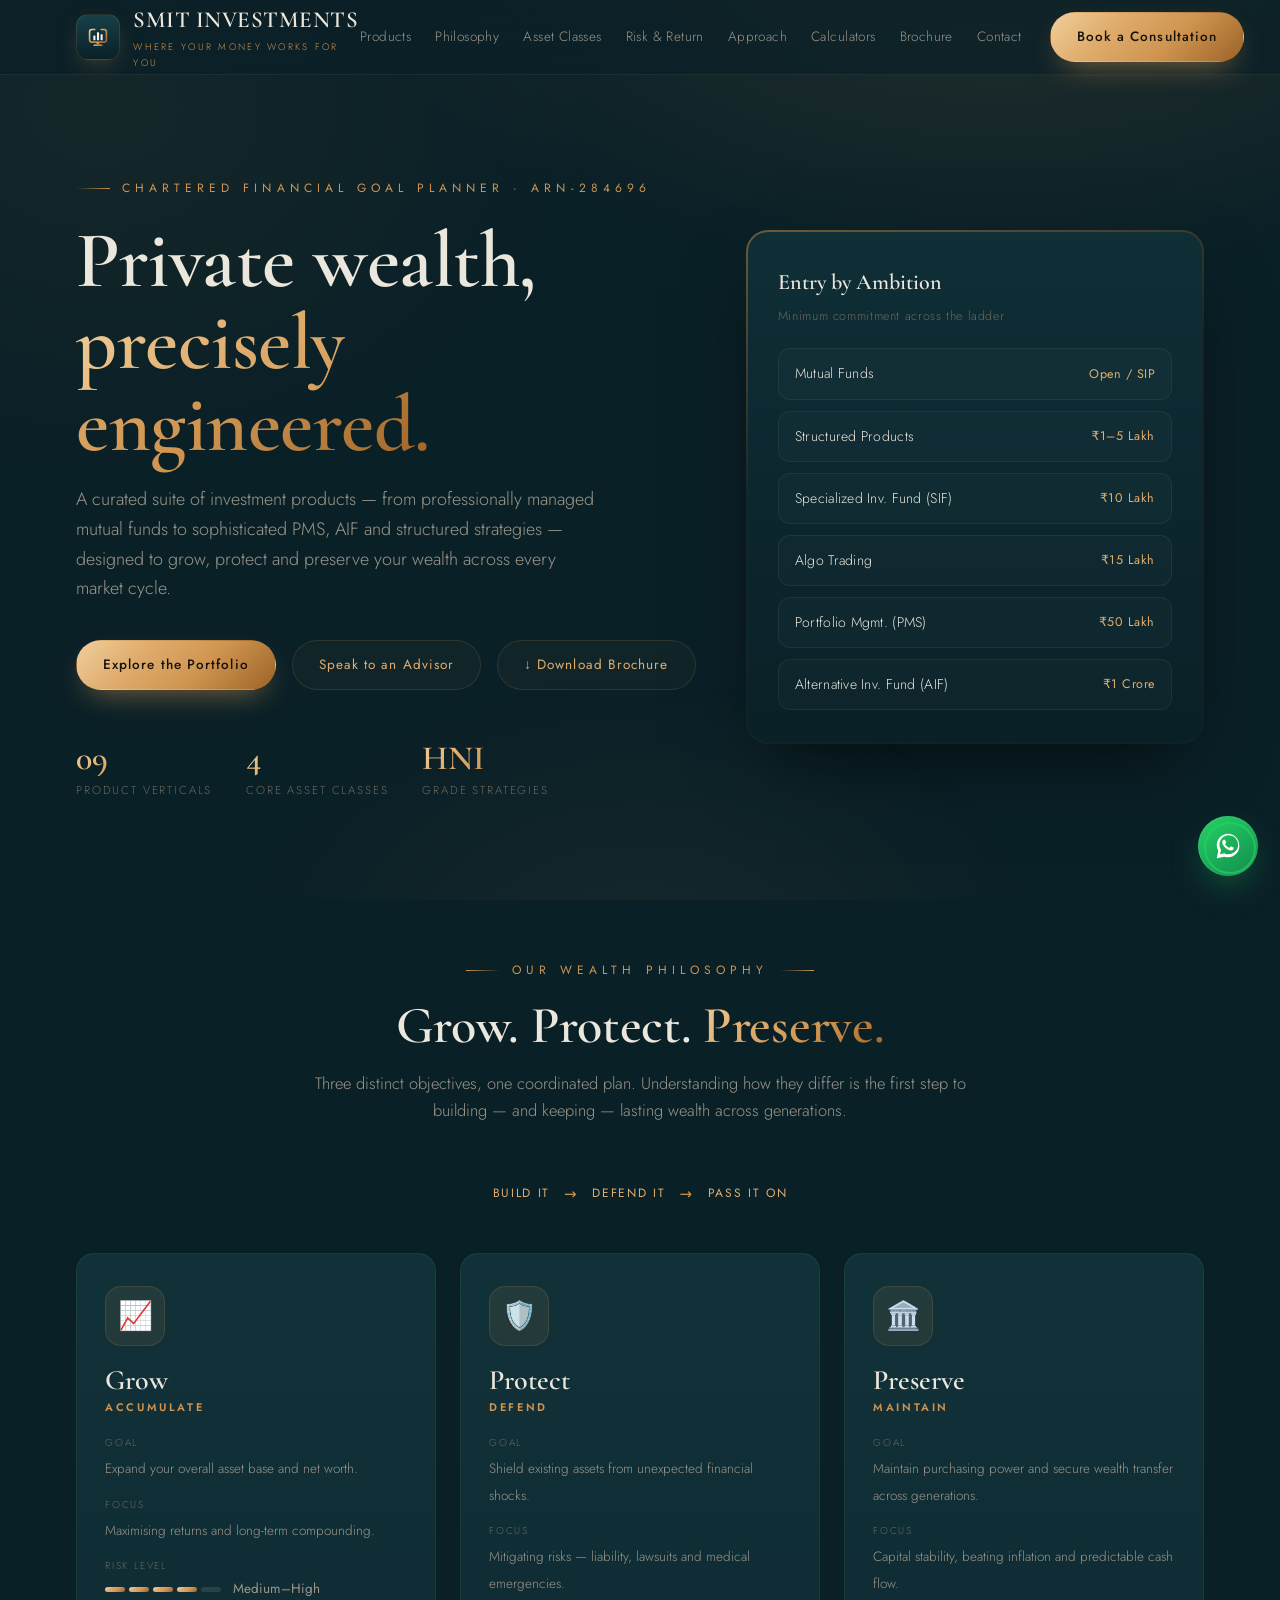
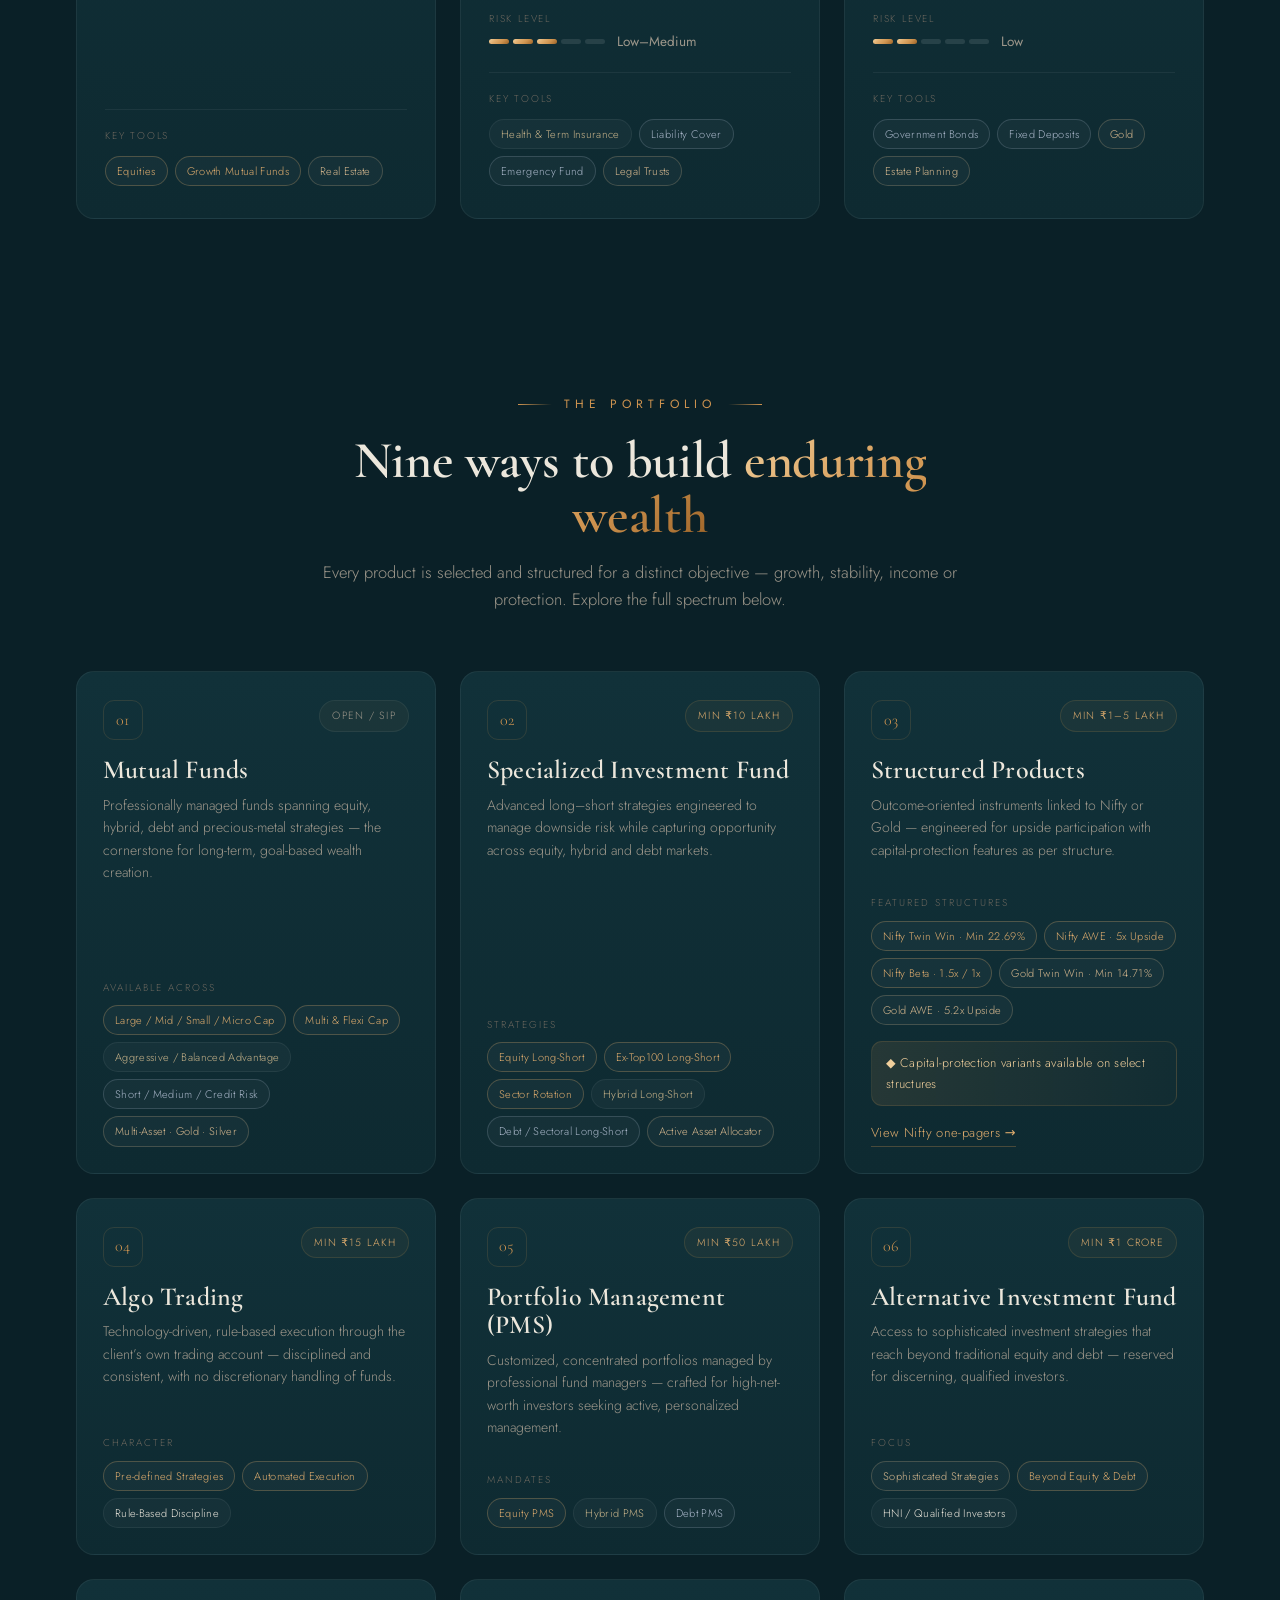
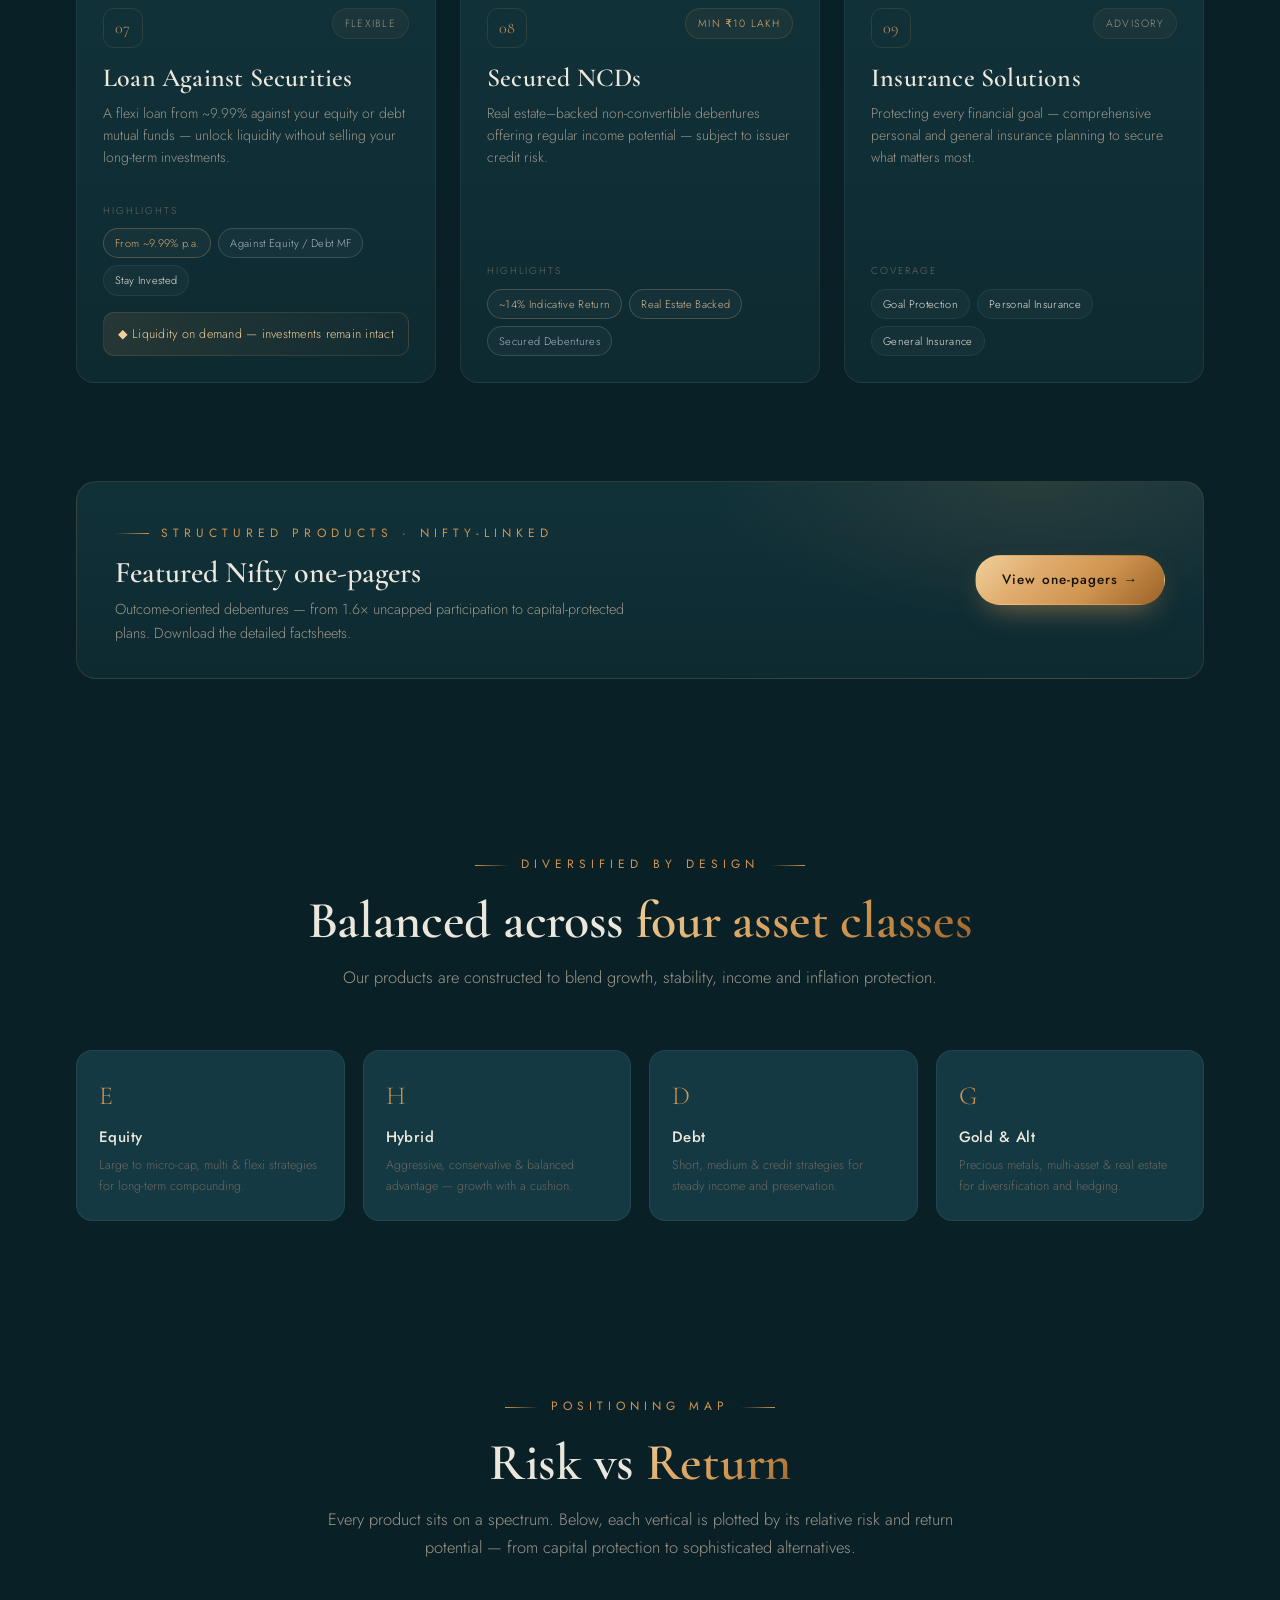
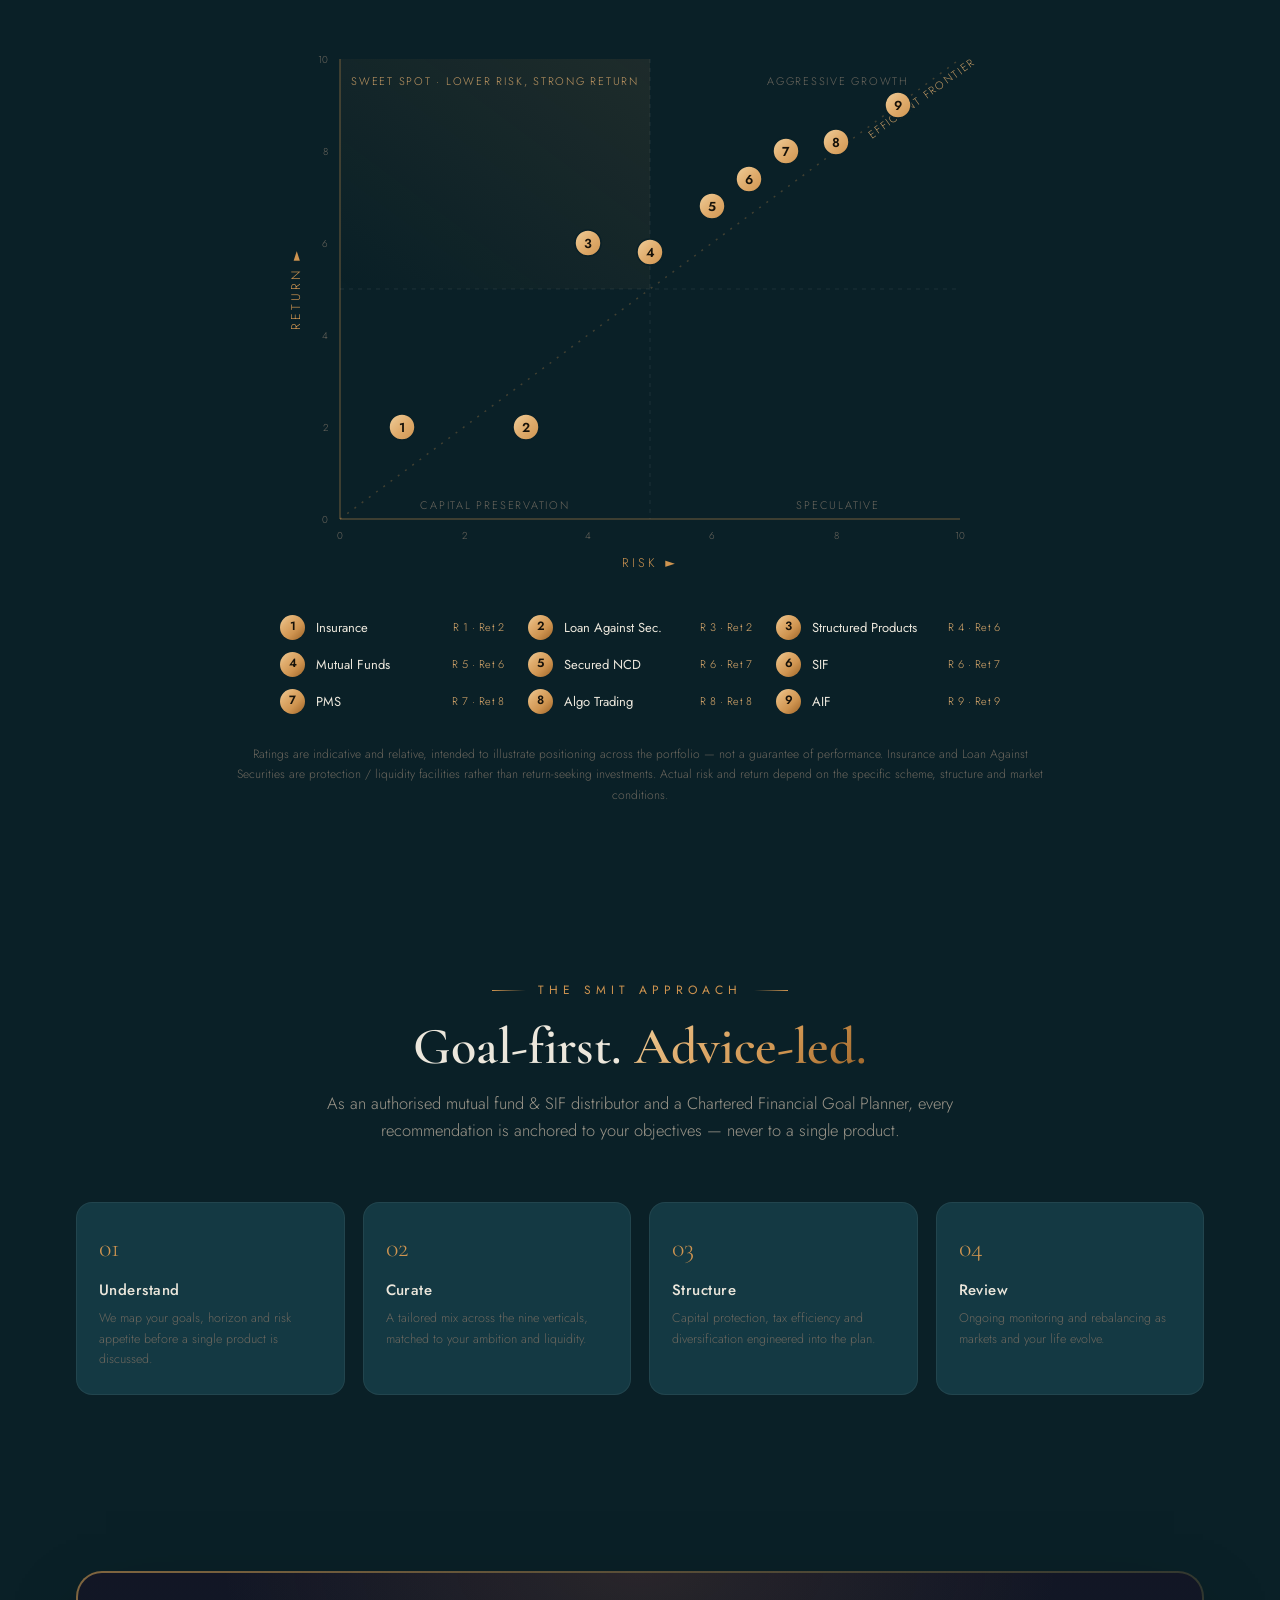
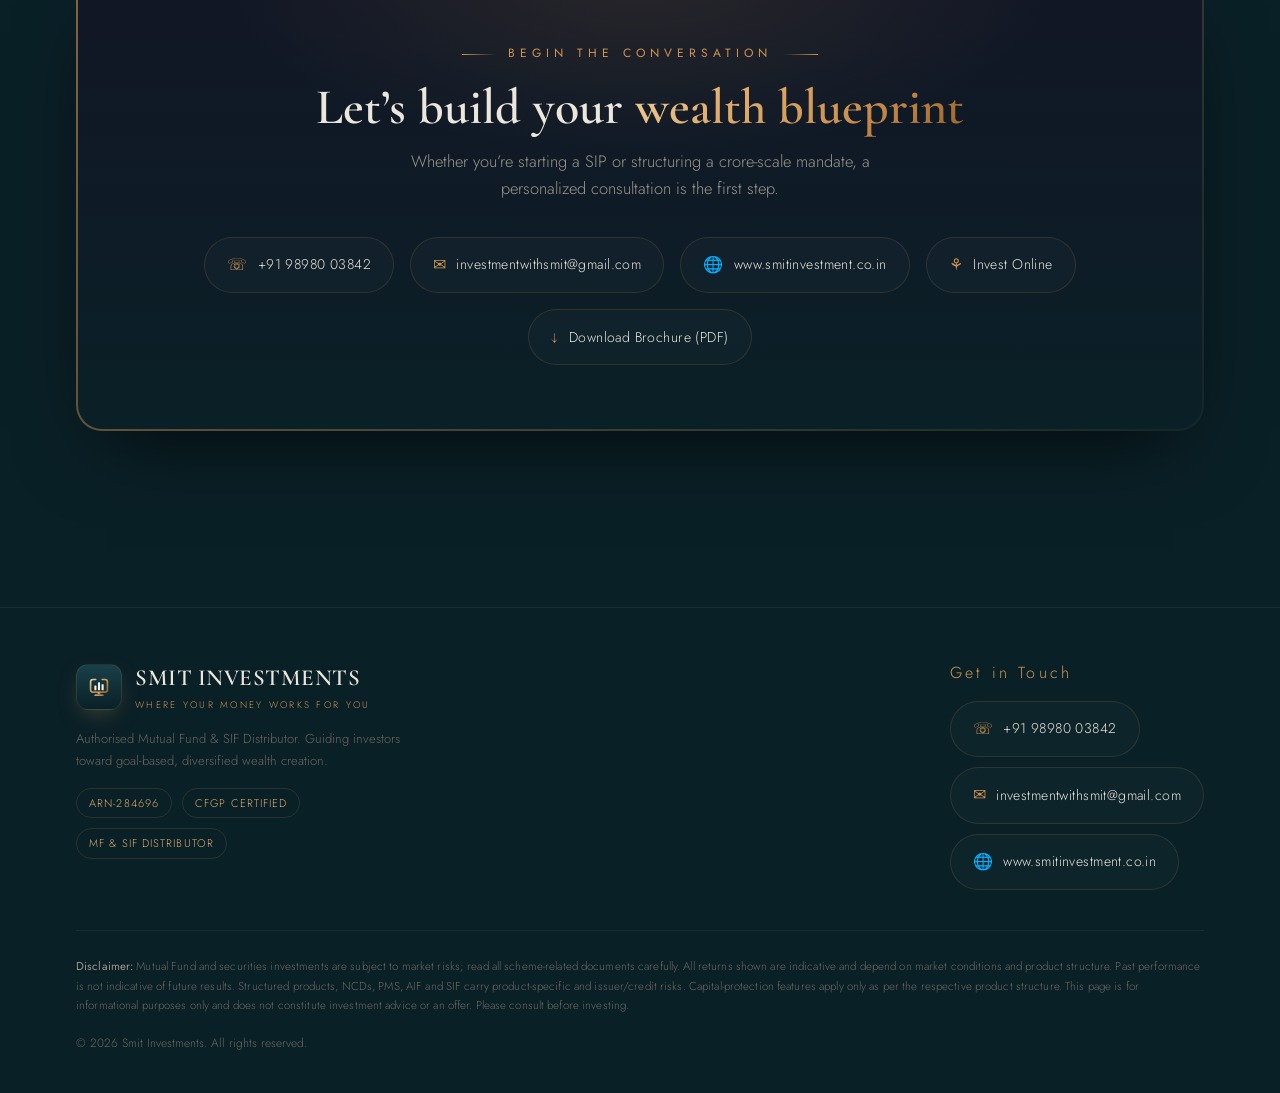
<file: index.html>
<!DOCTYPE html>
<html lang="en">
<head>
<meta charset="UTF-8" />
<meta name="viewport" content="width=device-width, initial-scale=1.0" />
<title>Smit Investments — Where Your Money Works For You</title>
<meta name="description" content="SMIT Investment — a curated portfolio of premium investment products across Mutual Funds, SIF, PMS, AIF, Structured Products and more. Chartered Financial Goal Planner (CFGP), ARN-284696." />
<link rel="preconnect" href="https://fonts.googleapis.com" />
<link rel="preconnect" href="https://fonts.gstatic.com" crossorigin />
<link href="https://fonts.googleapis.com/css2?family=Cormorant+Garamond:wght@400;500;600;700&family=Jost:wght@300;400;500;600&display=swap" rel="stylesheet" />
<link rel="stylesheet" href="styles.css?v=20261005" />
</head>
<body>

<header class="nav">
  <div class="wrap nav-inner">
    <a class="brand" href="#top">
      <span class="mark">
        <svg viewBox="0 0 120 116" xmlns="http://www.w3.org/2000/svg">
          <defs><linearGradient id="lg" x1="0" y1="0" x2="1" y2="1">
            <stop offset="0" stop-color="#f0cf9c"/><stop offset=".5" stop-color="#cf9450"/><stop offset="1" stop-color="#9c6327"/>
          </linearGradient></defs>
          <path d="M46 26 H34 a10 10 0 0 0 -10 10 v34 a10 10 0 0 0 10 10 H86 a10 10 0 0 0 10 -10 V36 a10 10 0 0 0 -10 -10 H74"
                fill="none" stroke="url(#lg)" stroke-width="7" stroke-linecap="round"/>
          <rect x="40" y="52" width="9" height="20" rx="1.5" fill="#f3efe6"/>
          <rect x="55.5" y="38" width="9" height="34" rx="1.5" fill="#f3efe6"/>
          <rect x="71" y="46" width="9" height="26" rx="1.5" fill="#f3efe6"/>
          <rect x="54" y="80" width="12" height="9" rx="2" fill="url(#lg)"/>
          <rect x="40" y="90" width="40" height="7" rx="3.5" fill="url(#lg)"/>
        </svg>
      </span>
      <span><b>Smit Investments</b><span>Where your money works for you</span></span>
    </a>
    <nav class="nav-links">
      <a href="#products">Products</a>
      <a href="#philosophy">Philosophy</a>
      <a href="#classes">Asset Classes</a>
      <a href="#risk">Risk &amp; Return</a>
      <a href="#about">Approach</a>
      <a href="calculators.html">Calculators</a>
      <a href="Smit-Investments-Brochure.pdf?v=20261003" download>Brochure</a>
      <a href="#contact">Contact</a>
    </nav>
    <a class="btn btn-gold" href="#contact">Book a Consultation</a>
  </div>
</header>

<a id="top"></a>

<!-- HERO -->
<section class="hero">
  <div class="wrap hero-grid">
    <div class="reveal in">
      <span class="eyebrow">Chartered Financial Goal Planner · ARN-284696</span>
      <h1>Private wealth,<br><span class="gold-text">precisely engineered.</span></h1>
      <p class="lead">A curated suite of investment products — from professionally managed mutual funds to sophisticated PMS, AIF and structured strategies — designed to grow, protect and preserve your wealth across every market cycle.</p>
      <div class="hero-cta">
        <a class="btn btn-gold" href="#products">Explore the Portfolio</a>
        <a class="btn btn-ghost" href="#contact">Speak to an Advisor</a>
        <a class="btn btn-ghost" href="Smit-Investments-Brochure.pdf?v=20261003" download>↓ Download Brochure</a>
      </div>
      <div class="hero-stats">
        <div class="s"><b class="gold-text">09</b><span>Product Verticals</span></div>
        <div class="s"><b class="gold-text">4</b><span>Core Asset Classes</span></div>
        <div class="s"><b class="gold-text">HNI</b><span>Grade Strategies</span></div>
      </div>
    </div>
    <div class="hero-card reveal in">
      <div class="hero-card-in">
        <h4>Entry by Ambition</h4>
        <div class="sub">Minimum commitment across the ladder</div>
        <div class="ladder">
          <div class="row"><span class="name">Mutual Funds</span><span class="val">Open / SIP</span></div>
          <div class="row"><span class="name">Structured Products</span><span class="val">₹1–5 Lakh</span></div>
          <div class="row"><span class="name">Specialized Inv. Fund (SIF)</span><span class="val">₹10 Lakh</span></div>
          <div class="row"><span class="name">Algo Trading</span><span class="val">₹15 Lakh</span></div>
          <div class="row"><span class="name">Portfolio Mgmt. (PMS)</span><span class="val">₹50 Lakh</span></div>
          <div class="row"><span class="name">Alternative Inv. Fund (AIF)</span><span class="val">₹1 Crore</span></div>
        </div>
      </div>
    </div>
  </div>
</section>

<!-- PHILOSOPHY -->
<section class="block" id="philosophy">
  <div class="wrap">
    <div class="sec-head reveal">
      <div class="divider-c"><span class="eyebrow center">Our Wealth Philosophy</span></div>
      <h2>Grow. Protect. <span class="gold-text">Preserve.</span></h2>
      <p>Three distinct objectives, one coordinated plan. Understanding how they differ is the first step to building — and keeping — lasting wealth across generations.</p>
    </div>

    <div class="gpp-flow reveal">
      <b>Build it</b> <span>→</span> <b>Defend it</b> <span>→</span> <b>Pass it on</b>
    </div>

    <div class="gpp-grid">

      <!-- GROW -->
      <div class="gpp-card reveal">
        <div class="gpp-ic">📈</div>
        <h3>Grow<em>Accumulate</em></h3>
        <div class="gpp-rows">
          <div class="r"><span class="k">Goal</span><span class="v">Expand your overall asset base and net worth.</span></div>
          <div class="r"><span class="k">Focus</span><span class="v">Maximising returns and long-term compounding.</span></div>
          <div class="r"><span class="k">Risk Level</span><span class="v gpp-risk"><span class="gpp-meter"><i class="on"></i><i class="on"></i><i class="on"></i><i class="on"></i><i></i></span><span class="v">Medium–High</span></span></div>
        </div>
        <div class="gpp-tools">
          <span class="label">Key Tools</span>
          <div class="tags">
            <span class="tag eq">Equities</span>
            <span class="tag eq">Growth Mutual Funds</span>
            <span class="tag ot">Real Estate</span>
          </div>
        </div>
      </div>

      <!-- PROTECT -->
      <div class="gpp-card reveal">
        <div class="gpp-ic">🛡️</div>
        <h3>Protect<em>Defend</em></h3>
        <div class="gpp-rows">
          <div class="r"><span class="k">Goal</span><span class="v">Shield existing assets from unexpected financial shocks.</span></div>
          <div class="r"><span class="k">Focus</span><span class="v">Mitigating risks — liability, lawsuits and medical emergencies.</span></div>
          <div class="r"><span class="k">Risk Level</span><span class="v gpp-risk"><span class="gpp-meter"><i class="on"></i><i class="on"></i><i class="on"></i><i></i><i></i></span><span class="v">Low–Medium</span></span></div>
        </div>
        <div class="gpp-tools">
          <span class="label">Key Tools</span>
          <div class="tags">
            <span class="tag hy">Health &amp; Term Insurance</span>
            <span class="tag dt">Liability Cover</span>
            <span class="tag dt">Emergency Fund</span>
            <span class="tag ot">Legal Trusts</span>
          </div>
        </div>
      </div>

      <!-- PRESERVE -->
      <div class="gpp-card reveal">
        <div class="gpp-ic">🏛️</div>
        <h3>Preserve<em>Maintain</em></h3>
        <div class="gpp-rows">
          <div class="r"><span class="k">Goal</span><span class="v">Maintain purchasing power and secure wealth transfer across generations.</span></div>
          <div class="r"><span class="k">Focus</span><span class="v">Capital stability, beating inflation and predictable cash flow.</span></div>
          <div class="r"><span class="k">Risk Level</span><span class="v gpp-risk"><span class="gpp-meter"><i class="on"></i><i class="on"></i><i></i><i></i><i></i></span><span class="v">Low</span></span></div>
        </div>
        <div class="gpp-tools">
          <span class="label">Key Tools</span>
          <div class="tags">
            <span class="tag dt">Government Bonds</span>
            <span class="tag dt">Fixed Deposits</span>
            <span class="tag ot">Gold</span>
            <span class="tag ot">Estate Planning</span>
          </div>
        </div>
      </div>

    </div>
  </div>
</section>

<!-- PRODUCTS -->
<section class="block" id="products">
  <div class="wrap">
    <div class="sec-head reveal">
      <div class="divider-c"><span class="eyebrow center">The Portfolio</span></div>
      <h2>Nine ways to build <span class="gold-text">enduring wealth</span></h2>
      <p>Every product is selected and structured for a distinct objective — growth, stability, income or protection. Explore the full spectrum below.</p>
    </div>

    <div class="prod-grid">

      <!-- 1 MUTUAL FUND -->
      <div class="card reveal">
        <div class="card-top"><div class="idx">01</div><div class="min-badge open">Open / SIP</div></div>
        <h3>Mutual Funds</h3>
        <p class="desc">Professionally managed funds spanning equity, hybrid, debt and precious-metal strategies — the cornerstone for long-term, goal-based wealth creation.</p>
        <div class="cls-label">Available Across</div>
        <div class="tags">
          <span class="tag eq">Large / Mid / Small / Micro Cap</span>
          <span class="tag eq">Multi &amp; Flexi Cap</span>
          <span class="tag hy">Aggressive / Balanced Advantage</span>
          <span class="tag dt">Short / Medium / Credit Risk</span>
          <span class="tag ot">Multi-Asset · Gold · Silver</span>
        </div>
      </div>

      <!-- 2 SIF -->
      <div class="card reveal">
        <div class="card-top"><div class="idx">02</div><div class="min-badge">Min ₹10 Lakh</div></div>
        <h3>Specialized Investment Fund</h3>
        <p class="desc">Advanced long–short strategies engineered to manage downside risk while capturing opportunity across equity, hybrid and debt markets.</p>
        <div class="cls-label">Strategies</div>
        <div class="tags">
          <span class="tag eq">Equity Long-Short</span>
          <span class="tag eq">Ex-Top100 Long-Short</span>
          <span class="tag eq">Sector Rotation</span>
          <span class="tag hy">Hybrid Long-Short</span>
          <span class="tag dt">Debt / Sectoral Long-Short</span>
          <span class="tag ot">Active Asset Allocator</span>
        </div>
      </div>

      <!-- 3 STRUCTURED -->
      <div class="card reveal">
        <div class="card-top"><div class="idx">03</div><div class="min-badge">Min ₹1–5 Lakh</div></div>
        <h3>Structured Products</h3>
        <p class="desc">Outcome-oriented instruments linked to Nifty or Gold — engineered for upside participation with capital-protection features as per structure.</p>
        <div class="cls-label">Featured Structures</div>
        <div class="tags">
          <span class="tag eq">Nifty Twin Win · Min 22.69%</span>
          <span class="tag eq">Nifty AWE · 5x Upside</span>
          <span class="tag eq">Nifty Beta · 1.5x / 1x</span>
          <span class="tag ot">Gold Twin Win · Min 14.71%</span>
          <span class="tag ot">Gold AWE · 5.2x Upside</span>
        </div>
        <div class="highlight-strip">◆ Capital-protection variants available on select structures</div>
        <a class="card-link" href="structured-products.html">View Nifty one-pagers →</a>
      </div>

      <!-- 4 ALGO -->
      <div class="card reveal">
        <div class="card-top"><div class="idx">04</div><div class="min-badge">Min ₹15 Lakh</div></div>
        <h3>Algo Trading</h3>
        <p class="desc">Technology-driven, rule-based execution through the client’s own trading account — disciplined and consistent, with no discretionary handling of funds.</p>
        <div class="cls-label">Character</div>
        <div class="tags">
          <span class="tag eq">Pre-defined Strategies</span>
          <span class="tag eq">Automated Execution</span>
          <span class="tag">Rule-Based Discipline</span>
        </div>
      </div>

      <!-- 5 PMS -->
      <div class="card reveal">
        <div class="card-top"><div class="idx">05</div><div class="min-badge">Min ₹50 Lakh</div></div>
        <h3>Portfolio Management (PMS)</h3>
        <p class="desc">Customized, concentrated portfolios managed by professional fund managers — crafted for high-net-worth investors seeking active, personalized management.</p>
        <div class="cls-label">Mandates</div>
        <div class="tags">
          <span class="tag eq">Equity PMS</span>
          <span class="tag hy">Hybrid PMS</span>
          <span class="tag dt">Debt PMS</span>
        </div>
      </div>

      <!-- 6 AIF -->
      <div class="card reveal">
        <div class="card-top"><div class="idx">06</div><div class="min-badge">Min ₹1 Crore</div></div>
        <h3>Alternative Investment Fund</h3>
        <p class="desc">Access to sophisticated investment strategies that reach beyond traditional equity and debt — reserved for discerning, qualified investors.</p>
        <div class="cls-label">Focus</div>
        <div class="tags">
          <span class="tag ot">Sophisticated Strategies</span>
          <span class="tag eq">Beyond Equity &amp; Debt</span>
          <span class="tag">HNI / Qualified Investors</span>
        </div>
      </div>

      <!-- 7 LAS -->
      <div class="card reveal">
        <div class="card-top"><div class="idx">07</div><div class="min-badge open">Flexible</div></div>
        <h3>Loan Against Securities</h3>
        <p class="desc">A flexi loan from ~9.99% against your equity or debt mutual funds — unlock liquidity without selling your long-term investments.</p>
        <div class="cls-label">Highlights</div>
        <div class="tags">
          <span class="tag eq">From ~9.99% p.a.</span>
          <span class="tag dt">Against Equity / Debt MF</span>
          <span class="tag">Stay Invested</span>
        </div>
        <div class="highlight-strip">◆ Liquidity on demand — investments remain intact</div>
      </div>

      <!-- 8 NCD -->
      <div class="card reveal">
        <div class="card-top"><div class="idx">08</div><div class="min-badge">Min ₹10 Lakh</div></div>
        <h3>Secured NCDs</h3>
        <p class="desc">Real estate–backed non-convertible debentures offering regular income potential — subject to issuer credit risk.</p>
        <div class="cls-label">Highlights</div>
        <div class="tags">
          <span class="tag ot">~14% Indicative Return</span>
          <span class="tag ot">Real Estate Backed</span>
          <span class="tag dt">Secured Debentures</span>
        </div>
      </div>

      <!-- 9 INSURANCE -->
      <div class="card reveal">
        <div class="card-top"><div class="idx">09</div><div class="min-badge open">Advisory</div></div>
        <h3>Insurance Solutions</h3>
        <p class="desc">Protecting every financial goal — comprehensive personal and general insurance planning to secure what matters most.</p>
        <div class="cls-label">Coverage</div>
        <div class="tags">
          <span class="tag">Goal Protection</span>
          <span class="tag">Personal Insurance</span>
          <span class="tag">General Insurance</span>
        </div>
      </div>

    </div>
  </div>
</section>

<!-- NIFTY STRUCTURED PRODUCTS TEASER -->
<section class="block" id="nifty-sp" style="padding-top:10px">
  <div class="wrap">
    <div class="sp-teaser reveal">
      <div>
        <span class="eyebrow">Structured Products · Nifty-Linked</span>
        <h3>Featured Nifty one-pagers</h3>
        <p>Outcome-oriented debentures — from 1.6× uncapped participation to capital-protected plans. Download the detailed factsheets.</p>
      </div>
      <a class="btn btn-gold" href="structured-products.html">View one-pagers →</a>
    </div>
  </div>
</section>

<!-- ASSET CLASSES -->
<section class="block assets" id="classes">
  <div class="wrap">
    <div class="sec-head reveal">
      <div class="divider-c"><span class="eyebrow center">Diversified By Design</span></div>
      <h2>Balanced across <span class="gold-text">four asset classes</span></h2>
      <p>Our products are constructed to blend growth, stability, income and inflation protection.</p>
    </div>
    <div class="asset-row">
      <div class="asset reveal"><div class="ic serif">E</div><h5>Equity</h5><p>Large to micro-cap, multi &amp; flexi strategies for long-term compounding.</p></div>
      <div class="asset reveal"><div class="ic serif">H</div><h5>Hybrid</h5><p>Aggressive, conservative &amp; balanced advantage — growth with a cushion.</p></div>
      <div class="asset reveal"><div class="ic serif">D</div><h5>Debt</h5><p>Short, medium &amp; credit strategies for steady income and preservation.</p></div>
      <div class="asset reveal"><div class="ic serif">G</div><h5>Gold &amp; Alt</h5><p>Precious metals, multi-asset &amp; real estate for diversification and hedging.</p></div>
    </div>
  </div>
</section>

<!-- RISK vs RETURN -->
<section class="block" id="risk">
  <div class="wrap">
    <div class="sec-head reveal">
      <div class="divider-c"><span class="eyebrow center">Positioning Map</span></div>
      <h2>Risk vs <span class="gold-text">Return</span></h2>
      <p>Every product sits on a spectrum. Below, each vertical is plotted by its relative risk and return potential — from capital protection to sophisticated alternatives.</p>
    </div>

    <div class="rr-wrap">
      <div class="rr-plot reveal">
        <svg viewBox="0 0 720 560" xmlns="http://www.w3.org/2000/svg" role="img" aria-label="Risk versus return scatter plot of investment products">
          <defs>
            <linearGradient id="dotg" x1="0" y1="0" x2="1" y2="1">
              <stop offset="0" stop-color="#f0cf9c"/><stop offset=".5" stop-color="#e0ad6e"/><stop offset="1" stop-color="#cf9450"/>
            </linearGradient>
            <linearGradient id="idealq" x1="0" y1="1" x2="1" y2="0">
              <stop offset="0" stop-color="rgba(207,148,80,0)"/><stop offset="1" stop-color="rgba(207,148,80,0.10)"/>
            </linearGradient>
          </defs>

          <!-- ideal quadrant tint (top-left) -->
          <rect x="60" y="40" width="310" height="230" fill="url(#idealq)"/>

          <!-- outer axes -->
          <line x1="60" y1="40" x2="60" y2="500" stroke="rgba(207,148,80,0.35)" stroke-width="1.5"/>
          <line x1="60" y1="500" x2="680" y2="500" stroke="rgba(207,148,80,0.35)" stroke-width="1.5"/>

          <!-- quadrant dividers -->
          <line x1="370" y1="40" x2="370" y2="500" stroke="rgba(255,255,255,0.08)" stroke-width="1" stroke-dasharray="4 5"/>
          <line x1="60" y1="270" x2="680" y2="270" stroke="rgba(255,255,255,0.08)" stroke-width="1" stroke-dasharray="4 5"/>

          <!-- efficient frontier diagonal -->
          <line x1="60" y1="500" x2="680" y2="40" stroke="rgba(207,148,80,0.28)" stroke-width="1.5" stroke-dasharray="2 7"/>
          <text x="592" y="120" class="qlabel pos" transform="rotate(-36 592 120)" font-size="10">Efficient frontier</text>

          <!-- ticks X -->
          <g class="tick" text-anchor="middle">
            <text x="60" y="520">0</text><text x="184" y="520">2</text><text x="308" y="520">4</text>
            <text x="432" y="520">6</text><text x="556" y="520">8</text><text x="680" y="520">10</text>
          </g>
          <!-- ticks Y -->
          <g class="tick" text-anchor="end">
            <text x="48" y="504">0</text><text x="48" y="412">2</text><text x="48" y="320">4</text>
            <text x="48" y="228">6</text><text x="48" y="136">8</text><text x="48" y="44">10</text>
          </g>

          <!-- axis titles -->
          <text x="370" y="548" class="axttl" text-anchor="middle">Risk  ►</text>
          <text x="20" y="270" class="axttl" text-anchor="middle" transform="rotate(-90 20 270)">Return  ►</text>

          <!-- quadrant captions -->
          <text x="215" y="66" class="qlabel pos" text-anchor="middle">Sweet spot · lower risk, strong return</text>
          <text x="558" y="66" class="qlabel" text-anchor="middle">Aggressive growth</text>
          <text x="215" y="490" class="qlabel" text-anchor="middle">Capital preservation</text>
          <text x="558" y="490" class="qlabel" text-anchor="middle">Speculative</text>

          <!-- product dots -->
          <g class="dot-g" style="transition-delay:.05s"><circle cx="122" cy="408" r="13" fill="url(#dotg)" stroke="#0a2027" stroke-width="1.5"/><text x="122" y="408" dy=".35em" text-anchor="middle" class="dot-n">1</text></g>
          <g class="dot-g" style="transition-delay:.12s"><circle cx="246" cy="408" r="13" fill="url(#dotg)" stroke="#0a2027" stroke-width="1.5"/><text x="246" y="408" dy=".35em" text-anchor="middle" class="dot-n">2</text></g>
          <g class="dot-g" style="transition-delay:.19s"><circle cx="308" cy="224" r="13" fill="url(#dotg)" stroke="#0a2027" stroke-width="1.5"/><text x="308" y="224" dy=".35em" text-anchor="middle" class="dot-n">3</text></g>
          <g class="dot-g" style="transition-delay:.26s"><circle cx="370" cy="233" r="13" fill="url(#dotg)" stroke="#0a2027" stroke-width="1.5"/><text x="370" y="233" dy=".35em" text-anchor="middle" class="dot-n">4</text></g>
          <g class="dot-g" style="transition-delay:.33s"><circle cx="432" cy="187" r="13" fill="url(#dotg)" stroke="#0a2027" stroke-width="1.5"/><text x="432" y="187" dy=".35em" text-anchor="middle" class="dot-n">5</text></g>
          <g class="dot-g" style="transition-delay:.40s"><circle cx="469" cy="160" r="13" fill="url(#dotg)" stroke="#0a2027" stroke-width="1.5"/><text x="469" y="160" dy=".35em" text-anchor="middle" class="dot-n">6</text></g>
          <g class="dot-g" style="transition-delay:.47s"><circle cx="506" cy="132" r="13" fill="url(#dotg)" stroke="#0a2027" stroke-width="1.5"/><text x="506" y="132" dy=".35em" text-anchor="middle" class="dot-n">7</text></g>
          <g class="dot-g" style="transition-delay:.54s"><circle cx="556" cy="123" r="13" fill="url(#dotg)" stroke="#0a2027" stroke-width="1.5"/><text x="556" y="123" dy=".35em" text-anchor="middle" class="dot-n">8</text></g>
          <g class="dot-g" style="transition-delay:.61s"><circle cx="618" cy="86" r="13" fill="url(#dotg)" stroke="#0a2027" stroke-width="1.5"/><text x="618" y="86" dy=".35em" text-anchor="middle" class="dot-n">9</text></g>
        </svg>
      </div>

      <div class="rr-key reveal">
        <div class="k"><span class="kn">1</span><b>Insurance</b><span class="rv">R 1 · Ret 2</span></div>
        <div class="k"><span class="kn">2</span><b>Loan Against Sec.</b><span class="rv">R 3 · Ret 2</span></div>
        <div class="k"><span class="kn">3</span><b>Structured Products</b><span class="rv">R 4 · Ret 6</span></div>
        <div class="k"><span class="kn">4</span><b>Mutual Funds</b><span class="rv">R 5 · Ret 6</span></div>
        <div class="k"><span class="kn">5</span><b>Secured NCD</b><span class="rv">R 6 · Ret 7</span></div>
        <div class="k"><span class="kn">6</span><b>SIF</b><span class="rv">R 6 · Ret 7</span></div>
        <div class="k"><span class="kn">7</span><b>PMS</b><span class="rv">R 7 · Ret 8</span></div>
        <div class="k"><span class="kn">8</span><b>Algo Trading</b><span class="rv">R 8 · Ret 8</span></div>
        <div class="k"><span class="kn">9</span><b>AIF</b><span class="rv">R 9 · Ret 9</span></div>
      </div>
      <p class="rr-note">Ratings are indicative and relative, intended to illustrate positioning across the portfolio — not a guarantee of performance. Insurance and Loan Against Securities are protection / liquidity facilities rather than return-seeking investments. Actual risk and return depend on the specific scheme, structure and market conditions.</p>
    </div>
  </div>
</section>

<!-- APPROACH -->
<section class="block" id="about">
  <div class="wrap">
    <div class="sec-head reveal">
      <div class="divider-c"><span class="eyebrow center">The SMIT Approach</span></div>
      <h2>Goal-first. <span class="gold-text">Advice-led.</span></h2>
      <p>As an authorised mutual fund &amp; SIF distributor and a Chartered Financial Goal Planner, every recommendation is anchored to your objectives — never to a single product.</p>
    </div>
    <div class="asset-row">
      <div class="asset reveal"><div class="ic serif">01</div><h5>Understand</h5><p>We map your goals, horizon and risk appetite before a single product is discussed.</p></div>
      <div class="asset reveal"><div class="ic serif">02</div><h5>Curate</h5><p>A tailored mix across the nine verticals, matched to your ambition and liquidity.</p></div>
      <div class="asset reveal"><div class="ic serif">03</div><h5>Structure</h5><p>Capital protection, tax efficiency and diversification engineered into the plan.</p></div>
      <div class="asset reveal"><div class="ic serif">04</div><h5>Review</h5><p>Ongoing monitoring and rebalancing as markets and your life evolve.</p></div>
    </div>
  </div>
</section>

<!-- CTA / CONTACT -->
<section class="block" id="contact">
  <div class="wrap">
    <div class="cta-band reveal">
      <div class="cta-in">
        <span class="eyebrow center">Begin the Conversation</span>
        <h2>Let’s build your <span class="gold-text">wealth blueprint</span></h2>
        <p>Whether you’re starting a SIP or structuring a crore-scale mandate, a personalized consultation is the first step.</p>
        <div class="contact-row">
          <a class="contact-pill" href="tel:+919898003842"><span class="k serif">☏</span> +91 98980 03842</a>
          <a class="contact-pill" href="mailto:investmentwithsmit@gmail.com"><span class="k serif">✉</span> investmentwithsmit@gmail.com</a>
          <a class="contact-pill" href="https://www.smitinvestment.co.in" target="_blank" rel="noopener"><span class="k serif">🌐</span> www.smitinvestment.co.in</a>
          <a class="contact-pill" href="http://p.njw.bz/34691" target="_blank" rel="noopener"><span class="k serif">⚘</span> Invest Online</a>
          <a class="contact-pill" href="Smit-Investments-Brochure.pdf?v=20261003" download><span class="k serif">↓</span> Download Brochure (PDF)</a>
        </div>
      </div>
    </div>
  </div>
</section>

<!-- FOOTER -->
<footer>
  <div class="wrap">
    <div class="foot-grid">
      <div class="foot-brand">
        <a class="brand" href="#top">
          <span class="mark">
            <svg viewBox="0 0 120 116" xmlns="http://www.w3.org/2000/svg">
              <defs><linearGradient id="lgf" x1="0" y1="0" x2="1" y2="1">
                <stop offset="0" stop-color="#f0cf9c"/><stop offset=".5" stop-color="#cf9450"/><stop offset="1" stop-color="#9c6327"/>
              </linearGradient></defs>
              <path d="M46 26 H34 a10 10 0 0 0 -10 10 v34 a10 10 0 0 0 10 10 H86 a10 10 0 0 0 10 -10 V36 a10 10 0 0 0 -10 -10 H74"
                    fill="none" stroke="url(#lgf)" stroke-width="7" stroke-linecap="round"/>
              <rect x="40" y="52" width="9" height="20" rx="1.5" fill="#f3efe6"/>
              <rect x="55.5" y="38" width="9" height="34" rx="1.5" fill="#f3efe6"/>
              <rect x="71" y="46" width="9" height="26" rx="1.5" fill="#f3efe6"/>
              <rect x="54" y="80" width="12" height="9" rx="2" fill="url(#lgf)"/>
              <rect x="40" y="90" width="40" height="7" rx="3.5" fill="url(#lgf)"/>
            </svg>
          </span>
          <span><b>Smit Investments</b><span>Where your money works for you</span></span>
        </a>
        <p>Authorised Mutual Fund &amp; SIF Distributor. Guiding investors toward goal-based, diversified wealth creation.</p>
        <div class="cred">
          <span>ARN-284696</span>
          <span>CFGP Certified</span>
          <span>MF &amp; SIF Distributor</span>
        </div>
      </div>
      <div>
        <div class="cls-label" style="color:var(--gold);letter-spacing:.2em;margin-bottom:14px">Get in Touch</div>
        <a class="contact-pill" style="margin-bottom:10px" href="tel:+919898003842"><span class="k serif">☏</span> +91 98980 03842</a><br>
        <a class="contact-pill" style="margin-bottom:10px" href="mailto:investmentwithsmit@gmail.com"><span class="k serif">✉</span> investmentwithsmit@gmail.com</a><br>
        <a class="contact-pill" href="https://www.smitinvestment.co.in" target="_blank" rel="noopener"><span class="k serif">🌐</span> www.smitinvestment.co.in</a>
      </div>
    </div>
    <div class="disclaimer">
      <b>Disclaimer:</b> Mutual Fund and securities investments are subject to market risks; read all scheme-related documents carefully. All returns shown are indicative and depend on market conditions and product structure. Past performance is not indicative of future results. Structured products, NCDs, PMS, AIF and SIF carry product-specific and issuer/credit risks. Capital-protection features apply only as per the respective product structure. This page is for informational purposes only and does not constitute investment advice or an offer. Please consult before investing.
    </div>
    <div class="copy">© 2026 Smit Investments. All rights reserved.</div>
  </div>
</footer>

<script>
  const io=new IntersectionObserver((es)=>{
    es.forEach(e=>{if(e.isIntersecting){e.target.classList.add('in');io.unobserve(e.target)}})
  },{threshold:0.12});
  document.querySelectorAll('.reveal:not(.in)').forEach((el,i)=>{
    el.style.transitionDelay=(Math.min(i%6,5)*60)+'ms';
    io.observe(el);
  });
</script>
<a class="wa-float" href="https://wa.me/919898003842?text=Hi%20Smit%20Investments%2C%20I%27d%20like%20to%20know%20more%20about%20your%20investment%20products." target="_blank" rel="noopener" aria-label="Chat with us on WhatsApp">
  <span class="ico"><svg viewBox="0 0 32 32" fill="currentColor" xmlns="http://www.w3.org/2000/svg"><path d="M16.04 3C9.4 3 4 8.4 4 15.04c0 2.13.56 4.2 1.62 6.03L4 29l8.1-1.6a12 12 0 0 0 3.94.66h.01c6.64 0 12.04-5.4 12.04-12.04C28.09 8.4 22.68 3 16.04 3zm0 21.9c-1.2 0-2.38-.32-3.42-.93l-.24-.14-4.8.95.96-4.68-.16-.25a9.9 9.9 0 0 1-1.52-5.28c0-5.5 4.48-9.98 9.99-9.98 2.67 0 5.18 1.04 7.06 2.93a9.9 9.9 0 0 1 2.92 7.06c0 5.5-4.48 9.98-9.99 9.98zm5.48-7.47c-.3-.15-1.78-.88-2.06-.98-.28-.1-.48-.15-.68.15-.2.3-.78.98-.96 1.18-.18.2-.35.22-.65.07-.3-.15-1.27-.47-2.42-1.5-.9-.8-1.5-1.78-1.68-2.08-.18-.3-.02-.46.13-.61.14-.14.3-.35.45-.53.15-.18.2-.3.3-.5.1-.2.05-.38-.02-.53-.08-.15-.68-1.63-.93-2.23-.24-.58-.49-.5-.68-.51h-.58c-.2 0-.53.07-.8.38-.28.3-1.05 1.03-1.05 2.5s1.08 2.9 1.23 3.1c.15.2 2.12 3.24 5.14 4.54.72.31 1.28.5 1.71.63.72.23 1.38.2 1.9.12.58-.09 1.78-.73 2.03-1.43.25-.7.25-1.3.18-1.43-.07-.13-.27-.2-.57-.35z"/></svg></span>
  <span class="lbl">Chat with us on WhatsApp</span>
</a>
</body>
</html>
</file>
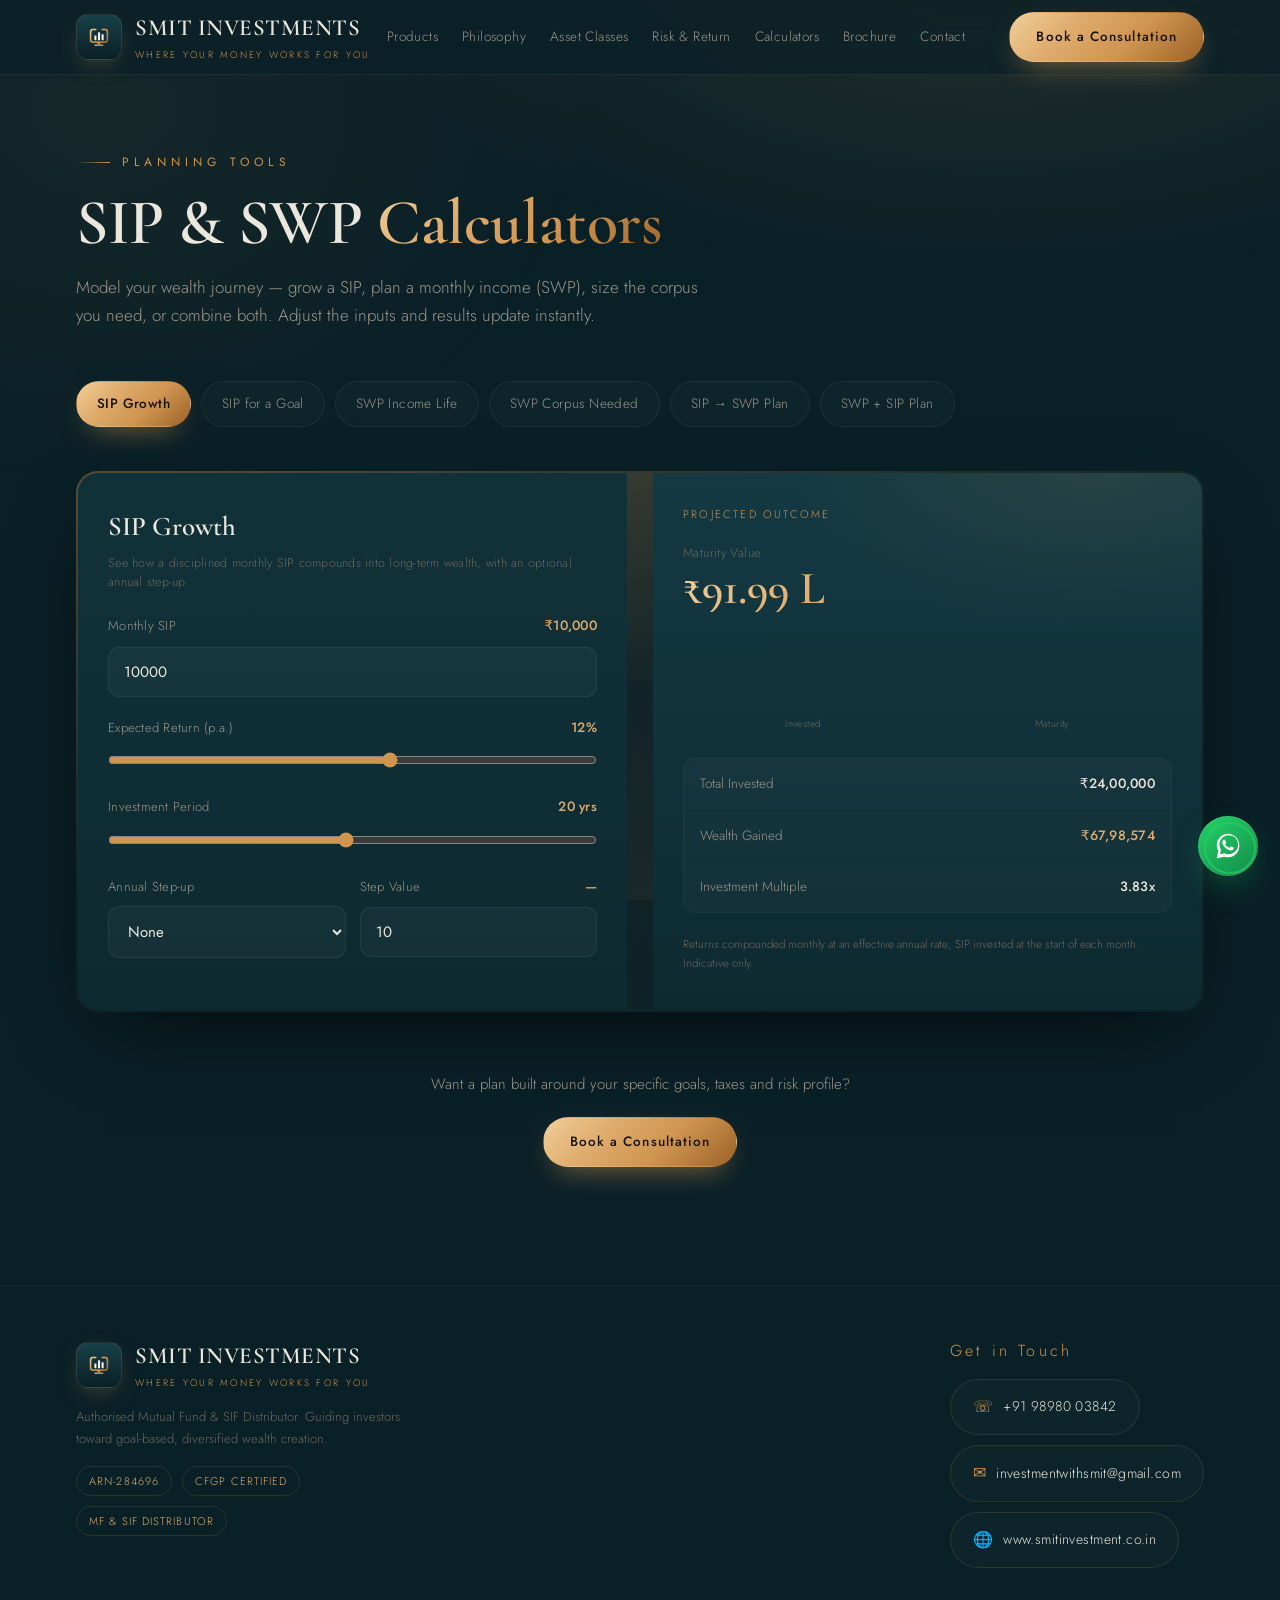
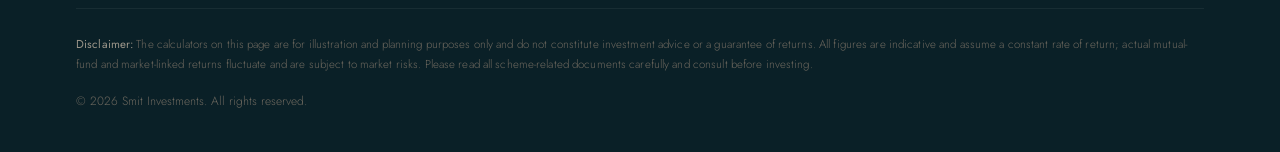
<file: calculators.html>
<!DOCTYPE html>
<html lang="en">
<head>
<meta charset="UTF-8" />
<meta name="viewport" content="width=device-width, initial-scale=1.0" />
<title>Calculators — Smit Investments</title>
<meta name="description" content="SIP & SWP cash-flow calculators by Smit Investments — plan your investments, income withdrawals, and goals." />
<link rel="preconnect" href="https://fonts.googleapis.com" />
<link rel="preconnect" href="https://fonts.gstatic.com" crossorigin />
<link href="https://fonts.googleapis.com/css2?family=Cormorant+Garamond:wght@400;500;600;700&family=Jost:wght@300;400;500;600&display=swap" rel="stylesheet" />
<link rel="stylesheet" href="styles.css?v=20261005" />
</head>
<body>

<header class="nav">
  <div class="wrap nav-inner">
    <a class="brand" href="index.html">
      <span class="mark">
        <svg viewBox="0 0 120 116" xmlns="http://www.w3.org/2000/svg">
          <defs><linearGradient id="lg" x1="0" y1="0" x2="1" y2="1">
            <stop offset="0" stop-color="#f0cf9c"/><stop offset=".5" stop-color="#cf9450"/><stop offset="1" stop-color="#9c6327"/>
          </linearGradient></defs>
          <path d="M46 26 H34 a10 10 0 0 0 -10 10 v34 a10 10 0 0 0 10 10 H86 a10 10 0 0 0 10 -10 V36 a10 10 0 0 0 -10 -10 H74"
                fill="none" stroke="url(#lg)" stroke-width="7" stroke-linecap="round"/>
          <rect x="40" y="52" width="9" height="20" rx="1.5" fill="#f3efe6"/>
          <rect x="55.5" y="38" width="9" height="34" rx="1.5" fill="#f3efe6"/>
          <rect x="71" y="46" width="9" height="26" rx="1.5" fill="#f3efe6"/>
          <rect x="54" y="80" width="12" height="9" rx="2" fill="url(#lg)"/>
          <rect x="40" y="90" width="40" height="7" rx="3.5" fill="url(#lg)"/>
        </svg>
      </span>
      <span><b>Smit Investments</b><span>Where your money works for you</span></span>
    </a>
    <nav class="nav-links">
      <a href="index.html#products">Products</a>
      <a href="index.html#philosophy">Philosophy</a>
      <a href="index.html#classes">Asset Classes</a>
      <a href="index.html#risk">Risk &amp; Return</a>
      <a href="calculators.html">Calculators</a>
      <a href="Smit-Investments-Brochure.pdf?v=20261003" download>Brochure</a>
      <a href="index.html#contact">Contact</a>
    </nav>
    <a class="btn btn-gold" href="index.html#contact">Book a Consultation</a>
  </div>
</header>

<section class="calc-hero">
  <div class="wrap">
    <span class="eyebrow">Planning Tools</span>
    <h1>SIP &amp; SWP <span class="gold-text">Calculators</span></h1>
    <p class="lead">Model your wealth journey — grow a SIP, plan a monthly income (SWP), size the corpus you need, or combine both. Adjust the inputs and results update instantly.</p>

    <div class="tabs" id="tabs">
      <div class="tab active" data-target="p-sip">SIP Growth</div>
      <div class="tab" data-target="p-sipneed">SIP for a Goal</div>
      <div class="tab" data-target="p-swplife">SWP Income Life</div>
      <div class="tab" data-target="p-swpneed">SWP Corpus Needed</div>
      <div class="tab" data-target="p-sipswp">SIP → SWP Plan</div>
      <div class="tab" data-target="p-swpsip">SWP + SIP Plan</div>
    </div>

    <!-- 1. SIP GROWTH -->
    <div class="panel active" id="p-sip">
      <div class="calc-card">
        <div class="inputs">
          <h3>SIP Growth</h3>
          <div class="cap">See how a disciplined monthly SIP compounds into long-term wealth, with an optional annual step-up.</div>
          <div class="field"><label>Monthly SIP <span class="out" id="sip_amt_o"></span></label><input type="number" id="sip_amt" value="10000" min="500" step="500"></div>
          <div class="field"><label>Expected Return (p.a.) <span class="out" id="sip_ret_o"></span></label><input type="range" id="sip_ret" value="12" min="1" max="20" step="0.5"></div>
          <div class="field"><label>Investment Period <span class="out" id="sip_yrs_o"></span></label><input type="range" id="sip_yrs" value="20" min="1" max="40" step="1"></div>
          <div class="field-row">
            <div class="field"><label>Annual Step-up</label><select id="sip_stype"><option value="none">None</option><option value="pct">% yearly</option><option value="yearly">₹ yearly</option><option value="half">₹ half-yearly</option></select></div>
            <div class="field"><label>Step Value <span class="out" id="sip_step_o"></span></label><input type="number" id="sip_step" value="10" min="0" step="1"></div>
          </div>
        </div>
        <div class="results">
          <div class="res-head">Projected Outcome</div>
          <div class="res-hero"><div class="lbl">Maturity Value</div><div class="big" id="sip_mat">—</div></div>
          <div class="mini-bars"><div class="mb"><div class="bar inv" id="sip_bar_inv"></div><small>Invested</small></div><div class="mb"><div class="bar gain" id="sip_bar_mat"></div><small>Maturity</small></div></div>
          <div class="res-list">
            <div class="r"><span class="k">Total Invested</span><span class="v" id="sip_inv">—</span></div>
            <div class="r"><span class="k">Wealth Gained</span><span class="v pos" id="sip_gain">—</span></div>
            <div class="r"><span class="k">Investment Multiple</span><span class="v" id="sip_mult">—</span></div>
          </div>
          <div class="calc-note">Returns compounded monthly at an effective annual rate; SIP invested at the start of each month. Indicative only.</div>
        </div>
      </div>
    </div>

    <!-- 2. SIP FOR A GOAL -->
    <div class="panel" id="p-sipneed">
      <div class="calc-card">
        <div class="inputs">
          <h3>SIP for a Goal</h3>
          <div class="cap">Have a target corpus in mind? Find the monthly SIP required to reach it within your horizon.</div>
          <div class="field"><label>Target Amount <span class="out" id="sn_tgt_o"></span></label><input type="number" id="sn_tgt" value="5000000" min="10000" step="50000"></div>
          <div class="field"><label>Expected Return (p.a.) <span class="out" id="sn_ret_o"></span></label><input type="range" id="sn_ret" value="12" min="1" max="20" step="0.5"></div>
          <div class="field"><label>Investment Horizon <span class="out" id="sn_yrs_o"></span></label><input type="range" id="sn_yrs" value="10" min="1" max="40" step="1"></div>
          <div class="field-row">
            <div class="field"><label>Annual Step-up</label><select id="sn_stype"><option value="none">None</option><option value="pct">% yearly</option><option value="yearly">₹ yearly</option><option value="half">₹ half-yearly</option></select></div>
            <div class="field"><label>Step Value <span class="out" id="sn_step_o"></span></label><input type="number" id="sn_step" value="10" min="0" step="1"></div>
          </div>
        </div>
        <div class="results">
          <div class="res-head">What You Need</div>
          <div class="res-hero"><div class="lbl">Monthly SIP Required (at start)</div><div class="big" id="sn_sip">—</div></div>
          <div class="res-list">
            <div class="r"><span class="k">Target Amount</span><span class="v" id="sn_tgt2">—</span></div>
            <div class="r"><span class="k">Total Amount Invested</span><span class="v" id="sn_inv">—</span></div>
            <div class="r"><span class="k">Wealth Gained</span><span class="v pos" id="sn_gain">—</span></div>
            <div class="r"><span class="k">Investment Multiple</span><span class="v" id="sn_mult">—</span></div>
          </div>
          <div class="calc-note">If a step-up is chosen, the required starting SIP is lower as contributions rise over time. Indicative only.</div>
        </div>
      </div>
    </div>

    <!-- 3. SWP INCOME LIFE -->
    <div class="panel" id="p-swplife">
      <div class="calc-card">
        <div class="inputs">
          <h3>SWP Income Life</h3>
          <div class="cap">Withdrawing a fixed monthly income from a corpus? See how long it will last at your expected return.</div>
          <div class="field"><label>Investment Corpus Today <span class="out" id="sl_corp_o"></span></label><input type="number" id="sl_corp" value="5000000" min="100000" step="100000"></div>
          <div class="field"><label>Monthly Withdrawal (SWP) <span class="out" id="sl_wd_o"></span></label><input type="number" id="sl_wd" value="40000" min="1000" step="1000"></div>
          <div class="field"><label>Expected Return (p.a.) <span class="out" id="sl_ret_o"></span></label><input type="range" id="sl_ret" value="8" min="1" max="18" step="0.5"></div>
        </div>
        <div class="results">
          <div class="res-head">How Long It Lasts</div>
          <div class="res-hero"><div class="lbl">Your income would last for</div><div class="big" id="sl_life">—</div></div>
          <div class="res-list">
            <div class="r"><span class="k">Monthly Income</span><span class="v" id="sl_wd2">—</span></div>
            <div class="r"><span class="k">Number of Withdrawals</span><span class="v" id="sl_cnt">—</span></div>
            <div class="r"><span class="k">Total Amount Withdrawn</span><span class="v pos" id="sl_tot">—</span></div>
          </div>
          <div class="calc-note" id="sl_note">Withdrawals start next month; corpus grows at the effective monthly rate between withdrawals. Indicative only.</div>
        </div>
      </div>
    </div>

    <!-- 4. SWP CORPUS NEEDED -->
    <div class="panel" id="p-swpneed">
      <div class="calc-card">
        <div class="inputs">
          <h3>SWP Corpus Needed</h3>
          <div class="cap">Know the monthly income you want and for how long? Find the corpus (SWP kitty) you need to build.</div>
          <div class="field"><label>Monthly Income Required <span class="out" id="swn_wd_o"></span></label><input type="number" id="swn_wd" value="50000" min="1000" step="1000"></div>
          <div class="field"><label>Income Duration <span class="out" id="swn_yrs_o"></span></label><input type="range" id="swn_yrs" value="15" min="1" max="40" step="1"></div>
          <div class="field"><label>Return on Corpus (p.a.) <span class="out" id="swn_ret_o"></span></label><input type="range" id="swn_ret" value="12" min="1" max="18" step="0.5"></div>
          <div class="field"><label>Annual Income Growth / Inflation <span class="out" id="swn_inf_o"></span></label><input type="range" id="swn_inf" value="0" min="0" max="12" step="0.5"></div>
        </div>
        <div class="results">
          <div class="res-head">Corpus To Build</div>
          <div class="res-hero"><div class="lbl">SWP Corpus Needed Today</div><div class="big" id="swn_kitty">—</div></div>
          <div class="res-list">
            <div class="r"><span class="k">Starting Monthly Income</span><span class="v" id="swn_wd2">—</span></div>
            <div class="r"><span class="k">Income Duration</span><span class="v" id="swn_dur">—</span></div>
            <div class="r"><span class="k">Total Income Drawn</span><span class="v pos" id="swn_tot">—</span></div>
          </div>
          <div class="calc-note">Income assumed at the start of each month, growing yearly by the inflation rate. Indicative only.</div>
        </div>
      </div>
    </div>

    <!-- 5. SIP -> SWP -->
    <div class="panel" id="p-sipswp">
      <div class="calc-card">
        <div class="inputs">
          <h3>SIP → SWP Plan</h3>
          <div class="cap">Build wealth with a SIP, then draw a monthly income from it. See the corpus created and how long the income lasts.</div>
          <div class="field"><label>Monthly SIP <span class="out" id="ss_sip_o"></span></label><input type="number" id="ss_sip" value="15000" min="500" step="500"></div>
          <div class="field-row">
            <div class="field"><label>SIP Return (p.a.) <span class="out" id="ss_sret_o"></span></label><input type="range" id="ss_sret" value="12" min="1" max="20" step="0.5"></div>
            <div class="field"><label>SIP Period <span class="out" id="ss_syrs_o"></span></label><input type="range" id="ss_syrs" value="20" min="1" max="40" step="1"></div>
          </div>
          <div class="field"><label>Then — Monthly Withdrawal (SWP) <span class="out" id="ss_wd_o"></span></label><input type="number" id="ss_wd" value="50000" min="1000" step="1000"></div>
          <div class="field"><label>Return During Withdrawal (p.a.) <span class="out" id="ss_wret_o"></span></label><input type="range" id="ss_wret" value="8" min="1" max="18" step="0.5"></div>
        </div>
        <div class="results">
          <div class="res-head">Accumulate → Withdraw</div>
          <div class="res-hero"><div class="lbl">SWP Corpus Built</div><div class="big" id="ss_kitty">—</div></div>
          <div class="res-list">
            <div class="r"><span class="k">Total Invested via SIP</span><span class="v" id="ss_inv">—</span></div>
            <div class="r"><span class="k">Monthly Income Drawn</span><span class="v" id="ss_wd2">—</span></div>
            <div class="r"><span class="k">Income Would Last</span><span class="v pos" id="ss_life">—</span></div>
          </div>
          <div class="calc-note">A two-stage plan: SIP accumulation followed by SWP drawdown on the built corpus. Indicative only.</div>
        </div>
      </div>
    </div>

    <!-- 6. SWP + SIP -->
    <div class="panel" id="p-swpsip">
      <div class="calc-card">
        <div class="inputs">
          <h3>SWP + SIP Plan</h3>
          <div class="cap">Plan a future monthly income and find the SIP needed today to fund the required corpus.</div>
          <div class="field"><label>Monthly Income Required <span class="out" id="sp_wd_o"></span></label><input type="number" id="sp_wd" value="30000" min="1000" step="1000"></div>
          <div class="field-row">
            <div class="field"><label>Income Starts After <span class="out" id="sp_start_o"></span></label><input type="range" id="sp_start" value="5" min="1" max="30" step="1"></div>
            <div class="field"><label>Income Duration <span class="out" id="sp_dur_o"></span></label><input type="range" id="sp_dur" value="15" min="1" max="40" step="1"></div>
          </div>
          <div class="field"><label>Expected Return (p.a.) <span class="out" id="sp_ret_o"></span></label><input type="range" id="sp_ret" value="12" min="1" max="18" step="0.5"></div>
          <div class="field"><label>Annual Income Growth / Inflation <span class="out" id="sp_inf_o"></span></label><input type="range" id="sp_inf" value="0" min="0" max="12" step="0.5"></div>
        </div>
        <div class="results">
          <div class="res-head">Income Goal → Fund It</div>
          <div class="res-hero"><div class="lbl">Monthly SIP Required (at start)</div><div class="big" id="sp_sip">—</div></div>
          <div class="res-list">
            <div class="r"><span class="k">SWP Corpus Needed</span><span class="v" id="sp_kitty">—</span></div>
            <div class="r"><span class="k">Starting Monthly Income</span><span class="v" id="sp_first">—</span></div>
            <div class="r"><span class="k">Total Invested via SIP</span><span class="v" id="sp_inv">—</span></div>
            <div class="r"><span class="k">Income Duration</span><span class="v pos" id="sp_dur2">—</span></div>
          </div>
          <div class="calc-note">Stage 1 sizes the corpus for your income need; Stage 2 finds the SIP over the accumulation years to reach it. Indicative only.</div>
        </div>
      </div>
    </div>

    <div class="cross-cta">
      <p class="lead" style="font-size:15px;margin-bottom:20px">Want a plan built around your specific goals, taxes and risk profile?</p>
      <a class="btn btn-gold" href="index.html#contact">Book a Consultation</a>
    </div>
  </div>
</section>

<footer>
  <div class="wrap">
    <div class="foot-grid">
      <div class="foot-brand">
        <a class="brand" href="index.html" style="pointer-events:auto">
          <span class="mark">
            <svg viewBox="0 0 120 116" xmlns="http://www.w3.org/2000/svg">
              <defs><linearGradient id="lgf" x1="0" y1="0" x2="1" y2="1">
                <stop offset="0" stop-color="#f0cf9c"/><stop offset=".5" stop-color="#cf9450"/><stop offset="1" stop-color="#9c6327"/>
              </linearGradient></defs>
              <path d="M46 26 H34 a10 10 0 0 0 -10 10 v34 a10 10 0 0 0 10 10 H86 a10 10 0 0 0 10 -10 V36 a10 10 0 0 0 -10 -10 H74"
                    fill="none" stroke="url(#lgf)" stroke-width="7" stroke-linecap="round"/>
              <rect x="40" y="52" width="9" height="20" rx="1.5" fill="#f3efe6"/>
              <rect x="55.5" y="38" width="9" height="34" rx="1.5" fill="#f3efe6"/>
              <rect x="71" y="46" width="9" height="26" rx="1.5" fill="#f3efe6"/>
              <rect x="54" y="80" width="12" height="9" rx="2" fill="url(#lgf)"/>
              <rect x="40" y="90" width="40" height="7" rx="3.5" fill="url(#lgf)"/>
            </svg>
          </span>
          <span><b>Smit Investments</b><span>Where your money works for you</span></span>
        </a>
        <p>Authorised Mutual Fund &amp; SIF Distributor. Guiding investors toward goal-based, diversified wealth creation.</p>
        <div class="cred"><span>ARN-284696</span><span>CFGP Certified</span><span>MF &amp; SIF Distributor</span></div>
      </div>
      <div>
        <div class="cls-label" style="color:var(--gold);letter-spacing:.2em;margin-bottom:14px">Get in Touch</div>
        <a class="contact-pill" style="margin-bottom:10px" href="tel:+919898003842"><span class="k serif">☏</span> +91 98980 03842</a><br>
        <a class="contact-pill" style="margin-bottom:10px" href="mailto:investmentwithsmit@gmail.com"><span class="k serif">✉</span> investmentwithsmit@gmail.com</a><br>
        <a class="contact-pill" href="https://www.smitinvestment.co.in" target="_blank" rel="noopener"><span class="k serif">🌐</span> www.smitinvestment.co.in</a>
      </div>
    </div>
    <div class="disclaimer">
      <b>Disclaimer:</b> The calculators on this page are for illustration and planning purposes only and do not constitute investment advice or a guarantee of returns. All figures are indicative and assume a constant rate of return; actual mutual-fund and market-linked returns fluctuate and are subject to market risks. Please read all scheme-related documents carefully and consult before investing.
    </div>
    <div class="copy">© 2026 Smit Investments. All rights reserved.</div>
  </div>
</footer>

<script>
/* ===== core financial engine (matched to the SIP/SWP cash-flow model) ===== */
const mrate = a => Math.pow(1+a, 1/12) - 1;

function sipFV(P, annual, years, stype, step){
  const r=mrate(annual); let bal=0, sip=P, invested=0;
  const n=Math.round(years*12);
  for(let m=0;m<n;m++){
    if(m>0){
      if(stype==='pct' && m%12===0) sip*=(1+step);
      else if(stype==='yearly' && m%12===0) sip+=step;
      else if(stype==='half' && m%6===0) sip+=step;
    }
    bal=(bal+sip)*(1+r); invested+=sip;
  }
  return {maturity:bal, invested};
}
function sipNeeded(target, annual, years, stype, step){
  let lo=0, hi=Math.max(target,1);
  // ensure hi is large enough
  while(sipFV(hi,annual,years,stype,step).maturity < target) hi*=2;
  for(let i=0;i<100;i++){ const mid=(lo+hi)/2; if(sipFV(mid,annual,years,stype,step).maturity<target) lo=mid; else hi=mid; }
  const P=(lo+hi)/2; return {sip:P, ...sipFV(P,annual,years,stype,step)};
}
function swpNeed(W, years, annual, infl){
  const r=mrate(annual); const n=Math.round(years*12); let pv=0, w=W, totalWD=0;
  for(let m=0;m<n;m++){ if(m>0 && m%12===0) w*=(1+infl); pv += w/Math.pow(1+r,m); totalWD+=w; }
  return {pv, totalWD};
}
function swpLife(C, W, annual){
  const r=mrate(annual); let bal=C, count=0, total=0; const cap=1200; let sustaining=false;
  for(let m=1;m<=cap;m++){
    bal=bal*(1+r);
    if(bal>=W){ bal-=W; count++; total+=W; }
    else { total+=bal; count++; bal=0; break; }
    if(m===cap) sustaining=true;
  }
  return {months:count, total, sustaining};
}

/* ===== formatting ===== */
const nf=new Intl.NumberFormat('en-IN',{maximumFractionDigits:0});
const rupee=n=>'₹'+nf.format(Math.round(n));
function compact(n){n=Math.round(n);const a=Math.abs(n);
  if(a>=1e7) return '₹'+(n/1e7).toFixed(2)+' Cr';
  if(a>=1e5) return '₹'+(n/1e5).toFixed(2)+' L';
  return '₹'+nf.format(n);}
function dur(months){const y=Math.floor(months/12),m=months%12;
  let s=[]; if(y) s.push(y+' yr'+(y>1?'s':'')); if(m) s.push(m+' mo'); return s.join(' ')||'0 mo';}

const $=id=>document.getElementById(id);
const num=id=>parseFloat($(id).value)||0;
const set=(id,v)=>{const e=$(id); if(e) e.textContent=v;};
function stepOut(stype,val){ return stype==='none'?'—': stype==='pct'? val+'%' : rupee(val); }
function stepVal(stype,val){ return stype==='pct'? val/100 : val; }

/* ===== renders ===== */
function renderSip(){
  const P=num('sip_amt'),ret=num('sip_ret')/100,yrs=num('sip_yrs');
  const st=$('sip_stype').value, sv=num('sip_step'), step=stepVal(st,sv);
  set('sip_amt_o',rupee(P)); set('sip_ret_o',num('sip_ret')+'%'); set('sip_yrs_o',yrs+' yrs'); set('sip_step_o',stepOut(st,sv));
  const {maturity,invested}=sipFV(P,ret,yrs,st,step);
  set('sip_mat',compact(maturity)); set('sip_inv',rupee(invested));
  set('sip_gain',rupee(maturity-invested)); set('sip_mult',(maturity/invested).toFixed(2)+'x');
  $('sip_bar_inv').style.height=Math.max(4,invested/maturity*100)+'%';
  $('sip_bar_mat').style.height='100%';
}
function renderSipNeed(){
  const tgt=num('sn_tgt'),ret=num('sn_ret')/100,yrs=num('sn_yrs');
  const st=$('sn_stype').value, sv=num('sn_step'), step=stepVal(st,sv);
  set('sn_tgt_o',compact(tgt)); set('sn_ret_o',num('sn_ret')+'%'); set('sn_yrs_o',yrs+' yrs'); set('sn_step_o',stepOut(st,sv));
  const {sip,invested}=sipNeeded(tgt,ret,yrs,st,step);
  set('sn_sip',rupee(sip)); set('sn_tgt2',compact(tgt)); set('sn_inv',rupee(invested));
  set('sn_gain',rupee(tgt-invested)); set('sn_mult',(tgt/invested).toFixed(2)+'x');
}
function renderSwpLife(){
  const C=num('sl_corp'),W=num('sl_wd'),ret=num('sl_ret')/100;
  set('sl_corp_o',compact(C)); set('sl_wd_o',rupee(W)); set('sl_ret_o',num('sl_ret')+'%');
  const {months,total,sustaining}=swpLife(C,W,ret);
  if(sustaining){
    set('sl_life','Self-sustaining');
    set('sl_cnt','Ongoing (100+ yrs)');
    set('sl_tot','—');
    set('sl_note','At this return, monthly growth exceeds the withdrawal — the corpus is self-sustaining and keeps growing. Try a higher withdrawal or lower return to see a finite life.');
  }else{
    set('sl_life',dur(months));
    set('sl_cnt',months+' withdrawals');
    set('sl_tot',compact(total));
    set('sl_note','Withdrawals start next month; corpus grows at the effective monthly rate between withdrawals. Indicative only.');
  }
  set('sl_wd2',rupee(W));
}
function renderSwpNeed(){
  const W=num('swn_wd'),yrs=num('swn_yrs'),ret=num('swn_ret')/100,inf=num('swn_inf')/100;
  set('swn_wd_o',rupee(W)); set('swn_yrs_o',yrs+' yrs'); set('swn_ret_o',num('swn_ret')+'%'); set('swn_inf_o',num('swn_inf')+'%');
  const {pv,totalWD}=swpNeed(W,yrs,ret,inf);
  set('swn_kitty',compact(pv)); set('swn_wd2',rupee(W)); set('swn_dur',yrs+' yrs'); set('swn_tot',compact(totalWD));
}
function renderSipSwp(){
  const P=num('ss_sip'),sret=num('ss_sret')/100,syrs=num('ss_syrs');
  const W=num('ss_wd'),wret=num('ss_wret')/100;
  set('ss_sip_o',rupee(P)); set('ss_sret_o',num('ss_sret')+'%'); set('ss_syrs_o',syrs+' yrs');
  set('ss_wd_o',rupee(W)); set('ss_wret_o',num('ss_wret')+'%');
  const {maturity,invested}=sipFV(P,sret,syrs,'none',0);
  const {months,sustaining}=swpLife(maturity,W,wret);
  set('ss_kitty',compact(maturity)); set('ss_inv',compact(invested)); set('ss_wd2',rupee(W));
  set('ss_life', sustaining?'Self-sustaining':dur(months));
}
function renderSwpSip(){
  const W=num('sp_wd'),start=num('sp_start'),d=num('sp_dur'),ret=num('sp_ret')/100,inf=num('sp_inf')/100;
  set('sp_wd_o',rupee(W)); set('sp_start_o',start+' yrs'); set('sp_dur_o',d+' yrs'); set('sp_ret_o',num('sp_ret')+'%'); set('sp_inf_o',num('sp_inf')+'%');
  const {pv}=swpNeed(W,d,ret,inf);
  const {sip,invested}=sipNeeded(pv,ret,start,'none',0);
  set('sp_sip',rupee(sip)); set('sp_kitty',compact(pv)); set('sp_first',rupee(W));
  set('sp_inv',compact(invested)); set('sp_dur2',d+' yrs');
}
function renderAll(){renderSip();renderSipNeed();renderSwpLife();renderSwpNeed();renderSipSwp();renderSwpSip();}

/* ===== tabs ===== */
function initTabs(){
  const tabs=[...document.querySelectorAll('.tab')];
  tabs.forEach(t=>t.addEventListener('click',()=>{
    tabs.forEach(x=>x.classList.remove('active'));
    document.querySelectorAll('.panel').forEach(p=>p.classList.remove('active'));
    t.classList.add('active');
    $(t.dataset.target).classList.add('active');
  }));
}
document.addEventListener('input',renderAll);
document.addEventListener('change',renderAll);
window.addEventListener('DOMContentLoaded',()=>{ initTabs(); renderAll(); });
</script>
<a class="wa-float" href="https://wa.me/919898003842?text=Hi%20Smit%20Investments%2C%20I%27d%20like%20to%20know%20more%20about%20your%20investment%20products." target="_blank" rel="noopener" aria-label="Chat with us on WhatsApp">
  <span class="ico"><svg viewBox="0 0 32 32" fill="currentColor" xmlns="http://www.w3.org/2000/svg"><path d="M16.04 3C9.4 3 4 8.4 4 15.04c0 2.13.56 4.2 1.62 6.03L4 29l8.1-1.6a12 12 0 0 0 3.94.66h.01c6.64 0 12.04-5.4 12.04-12.04C28.09 8.4 22.68 3 16.04 3zm0 21.9c-1.2 0-2.38-.32-3.42-.93l-.24-.14-4.8.95.96-4.68-.16-.25a9.9 9.9 0 0 1-1.52-5.28c0-5.5 4.48-9.98 9.99-9.98 2.67 0 5.18 1.04 7.06 2.93a9.9 9.9 0 0 1 2.92 7.06c0 5.5-4.48 9.98-9.99 9.98zm5.48-7.47c-.3-.15-1.78-.88-2.06-.98-.28-.1-.48-.15-.68.15-.2.3-.78.98-.96 1.18-.18.2-.35.22-.65.07-.3-.15-1.27-.47-2.42-1.5-.9-.8-1.5-1.78-1.68-2.08-.18-.3-.02-.46.13-.61.14-.14.3-.35.45-.53.15-.18.2-.3.3-.5.1-.2.05-.38-.02-.53-.08-.15-.68-1.63-.93-2.23-.24-.58-.49-.5-.68-.51h-.58c-.2 0-.53.07-.8.38-.28.3-1.05 1.03-1.05 2.5s1.08 2.9 1.23 3.1c.15.2 2.12 3.24 5.14 4.54.72.31 1.28.5 1.71.63.72.23 1.38.2 1.9.12.58-.09 1.78-.73 2.03-1.43.25-.7.25-1.3.18-1.43-.07-.13-.27-.2-.57-.35z"/></svg></span>
  <span class="lbl">Chat with us on WhatsApp</span>
</a>
</body>
</html>
</file>
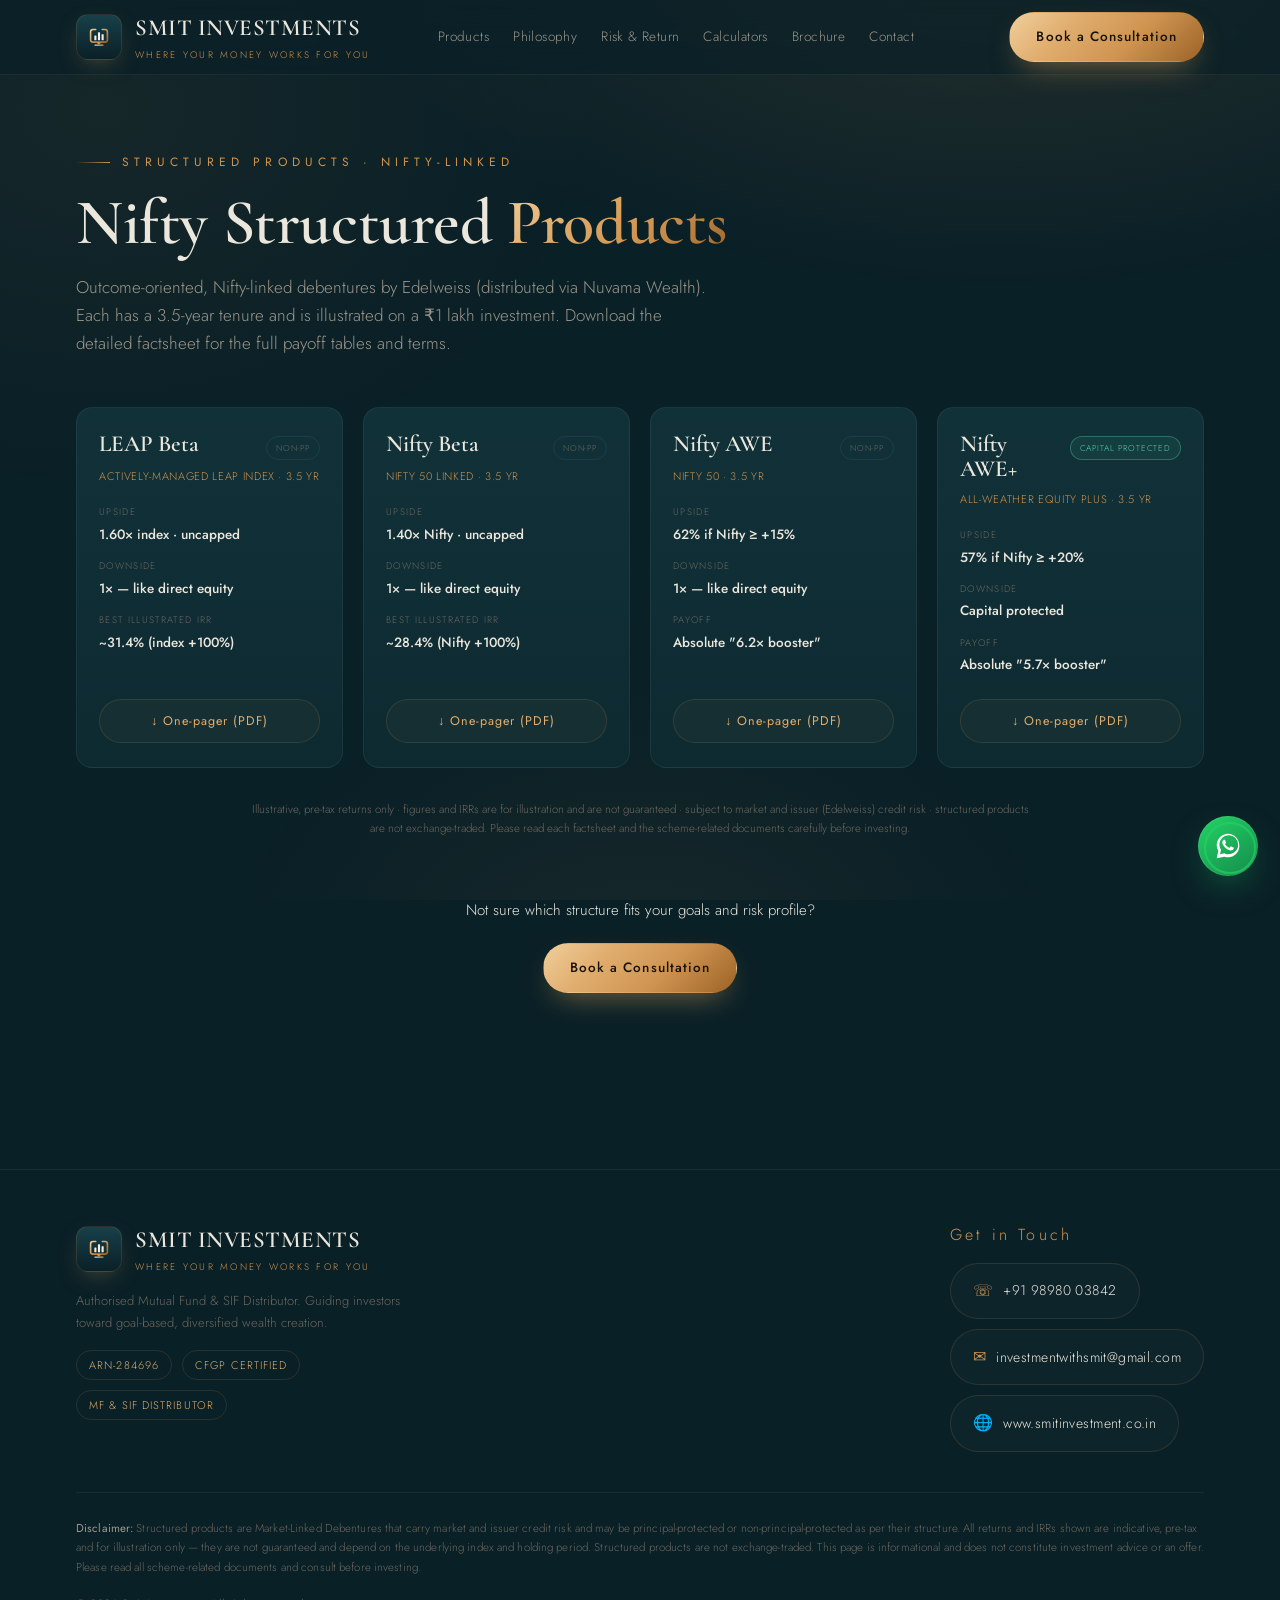
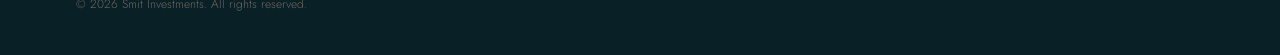
<file: structured-products.html>
<!DOCTYPE html>
<html lang="en">
<head>
<meta charset="UTF-8" />
<meta name="viewport" content="width=device-width, initial-scale=1.0" />
<title>Nifty Structured Products — Smit Investments</title>
<meta name="description" content="Nifty-linked structured products (Edelweiss, via Nuvama Wealth) — LEAP Beta, Nifty Beta, Nifty AWE and Nifty AWE+ one-pagers from Smit Investments." />
<link rel="preconnect" href="https://fonts.googleapis.com" />
<link rel="preconnect" href="https://fonts.gstatic.com" crossorigin />
<link href="https://fonts.googleapis.com/css2?family=Cormorant+Garamond:wght@400;500;600;700&family=Jost:wght@300;400;500;600&display=swap" rel="stylesheet" />
<link rel="stylesheet" href="styles.css?v=20261005" />
</head>
<body>

<header class="nav">
  <div class="wrap nav-inner">
    <a class="brand" href="index.html">
      <span class="mark">
        <svg viewBox="0 0 120 116" xmlns="http://www.w3.org/2000/svg">
          <defs><linearGradient id="lg" x1="0" y1="0" x2="1" y2="1">
            <stop offset="0" stop-color="#f0cf9c"/><stop offset=".5" stop-color="#cf9450"/><stop offset="1" stop-color="#9c6327"/>
          </linearGradient></defs>
          <path d="M46 26 H34 a10 10 0 0 0 -10 10 v34 a10 10 0 0 0 10 10 H86 a10 10 0 0 0 10 -10 V36 a10 10 0 0 0 -10 -10 H74"
                fill="none" stroke="url(#lg)" stroke-width="7" stroke-linecap="round"/>
          <rect x="40" y="52" width="9" height="20" rx="1.5" fill="#f3efe6"/>
          <rect x="55.5" y="38" width="9" height="34" rx="1.5" fill="#f3efe6"/>
          <rect x="71" y="46" width="9" height="26" rx="1.5" fill="#f3efe6"/>
          <rect x="54" y="80" width="12" height="9" rx="2" fill="url(#lg)"/>
          <rect x="40" y="90" width="40" height="7" rx="3.5" fill="url(#lg)"/>
        </svg>
      </span>
      <span><b>Smit Investments</b><span>Where your money works for you</span></span>
    </a>
    <nav class="nav-links">
      <a href="index.html#products">Products</a>
      <a href="index.html#philosophy">Philosophy</a>
      <a href="index.html#risk">Risk &amp; Return</a>
      <a href="calculators.html">Calculators</a>
      <a href="Smit-Investments-Brochure.pdf?v=20261003" download>Brochure</a>
      <a href="index.html#contact">Contact</a>
    </nav>
    <a class="btn btn-gold" href="index.html#contact">Book a Consultation</a>
  </div>
</header>

<section class="calc-hero">
  <div class="wrap">
    <span class="eyebrow">Structured Products · Nifty-Linked</span>
    <h1>Nifty Structured <span class="gold-text">Products</span></h1>
    <p class="lead">Outcome-oriented, Nifty-linked debentures by Edelweiss (distributed via Nuvama Wealth). Each has a 3.5-year tenure and is illustrated on a ₹1 lakh investment. Download the detailed factsheet for the full payoff tables and terms.</p>
  </div>
</section>

<section class="block" style="padding-top:20px">
  <div class="wrap">
    <div class="sp-grid">

      <div class="sp-card">
        <div class="sp-head"><span class="sp-name">LEAP Beta</span><span class="sp-badge npp">Non-PP</span></div>
        <div class="sp-sub">Actively-managed LEAP index · 3.5 yr</div>
        <div class="sp-terms">
          <div class="t"><span>Upside</span><b>1.60× index · uncapped</b></div>
          <div class="t"><span>Downside</span><b>1× — like direct equity</b></div>
          <div class="t"><span>Best illustrated IRR</span><b>~31.4% (index +100%)</b></div>
        </div>
        <a class="btn btn-ghost sp-dl" href="products/Nifty-LEAP-Beta.pdf" target="_blank" rel="noopener">↓ One-pager (PDF)</a>
      </div>

      <div class="sp-card">
        <div class="sp-head"><span class="sp-name">Nifty Beta</span><span class="sp-badge npp">Non-PP</span></div>
        <div class="sp-sub">Nifty 50 linked · 3.5 yr</div>
        <div class="sp-terms">
          <div class="t"><span>Upside</span><b>1.40× Nifty · uncapped</b></div>
          <div class="t"><span>Downside</span><b>1× — like direct equity</b></div>
          <div class="t"><span>Best illustrated IRR</span><b>~28.4% (Nifty +100%)</b></div>
        </div>
        <a class="btn btn-ghost sp-dl" href="products/Nifty-Beta.pdf" target="_blank" rel="noopener">↓ One-pager (PDF)</a>
      </div>

      <div class="sp-card">
        <div class="sp-head"><span class="sp-name">Nifty AWE</span><span class="sp-badge npp">Non-PP</span></div>
        <div class="sp-sub">Nifty 50 · 3.5 yr</div>
        <div class="sp-terms">
          <div class="t"><span>Upside</span><b>62% if Nifty ≥ +15%</b></div>
          <div class="t"><span>Downside</span><b>1× — like direct equity</b></div>
          <div class="t"><span>Payoff</span><b>Absolute "6.2× booster"</b></div>
        </div>
        <a class="btn btn-ghost sp-dl" href="products/Nifty-AWE-NPP.pdf" target="_blank" rel="noopener">↓ One-pager (PDF)</a>
      </div>

      <div class="sp-card">
        <div class="sp-head"><span class="sp-name">Nifty AWE+</span><span class="sp-badge pp">Capital Protected</span></div>
        <div class="sp-sub">All-Weather Equity Plus · 3.5 yr</div>
        <div class="sp-terms">
          <div class="t"><span>Upside</span><b>57% if Nifty ≥ +20%</b></div>
          <div class="t"><span>Downside</span><b>Capital protected</b></div>
          <div class="t"><span>Payoff</span><b>Absolute "5.7× booster"</b></div>
        </div>
        <a class="btn btn-ghost sp-dl" href="products/Nifty-AWE-Plus.pdf" target="_blank" rel="noopener">↓ One-pager (PDF)</a>
      </div>

    </div>
    <p class="sp-note">Illustrative, pre-tax returns only · figures and IRRs are for illustration and are not guaranteed · subject to market and issuer (Edelweiss) credit risk · structured products are not exchange-traded. Please read each factsheet and the scheme-related documents carefully before investing.</p>

    <div class="cross-cta">
      <p class="lead" style="font-size:15px;margin-bottom:20px">Not sure which structure fits your goals and risk profile?</p>
      <a class="btn btn-gold" href="index.html#contact">Book a Consultation</a>
    </div>
  </div>
</section>

<footer>
  <div class="wrap">
    <div class="foot-grid">
      <div class="foot-brand">
        <a class="brand foot-logo" href="index.html">
          <span class="mark">
            <svg viewBox="0 0 120 116" xmlns="http://www.w3.org/2000/svg">
              <defs><linearGradient id="lgf" x1="0" y1="0" x2="1" y2="1">
                <stop offset="0" stop-color="#f0cf9c"/><stop offset=".5" stop-color="#cf9450"/><stop offset="1" stop-color="#9c6327"/>
              </linearGradient></defs>
              <path d="M46 26 H34 a10 10 0 0 0 -10 10 v34 a10 10 0 0 0 10 10 H86 a10 10 0 0 0 10 -10 V36 a10 10 0 0 0 -10 -10 H74"
                    fill="none" stroke="url(#lgf)" stroke-width="7" stroke-linecap="round"/>
              <rect x="40" y="52" width="9" height="20" rx="1.5" fill="#f3efe6"/>
              <rect x="55.5" y="38" width="9" height="34" rx="1.5" fill="#f3efe6"/>
              <rect x="71" y="46" width="9" height="26" rx="1.5" fill="#f3efe6"/>
              <rect x="54" y="80" width="12" height="9" rx="2" fill="url(#lgf)"/>
              <rect x="40" y="90" width="40" height="7" rx="3.5" fill="url(#lgf)"/>
            </svg>
          </span>
          <span><b>Smit Investments</b><span>Where your money works for you</span></span>
        </a>
        <p>Authorised Mutual Fund &amp; SIF Distributor. Guiding investors toward goal-based, diversified wealth creation.</p>
        <div class="cred"><span>ARN-284696</span><span>CFGP Certified</span><span>MF &amp; SIF Distributor</span></div>
      </div>
      <div>
        <div class="cls-label" style="color:var(--gold);letter-spacing:.2em;margin-bottom:14px">Get in Touch</div>
        <a class="contact-pill" style="margin-bottom:10px" href="tel:+919898003842"><span class="k serif">☏</span> +91 98980 03842</a><br>
        <a class="contact-pill" style="margin-bottom:10px" href="mailto:investmentwithsmit@gmail.com"><span class="k serif">✉</span> investmentwithsmit@gmail.com</a><br>
        <a class="contact-pill" href="https://www.smitinvestment.co.in" target="_blank" rel="noopener"><span class="k serif">🌐</span> www.smitinvestment.co.in</a>
      </div>
    </div>
    <div class="disclaimer">
      <b>Disclaimer:</b> Structured products are Market-Linked Debentures that carry market and issuer credit risk and may be principal-protected or non-principal-protected as per their structure. All returns and IRRs shown are indicative, pre-tax and for illustration only — they are not guaranteed and depend on the underlying index and holding period. Structured products are not exchange-traded. This page is informational and does not constitute investment advice or an offer. Please read all scheme-related documents and consult before investing.
    </div>
    <div class="copy">© 2026 Smit Investments. All rights reserved.</div>
  </div>
</footer>

<a class="wa-float" href="https://wa.me/919898003842?text=Hi%20Smit%20Investments%2C%20I%27d%20like%20to%20know%20more%20about%20your%20Nifty%20structured%20products." target="_blank" rel="noopener" aria-label="Chat with us on WhatsApp">
  <span class="ico"><svg viewBox="0 0 32 32" fill="currentColor" xmlns="http://www.w3.org/2000/svg"><path d="M16.04 3C9.4 3 4 8.4 4 15.04c0 2.13.56 4.2 1.62 6.03L4 29l8.1-1.6a12 12 0 0 0 3.94.66h.01c6.64 0 12.04-5.4 12.04-12.04C28.09 8.4 22.68 3 16.04 3zm0 21.9c-1.2 0-2.38-.32-3.42-.93l-.24-.14-4.8.95.96-4.68-.16-.25a9.9 9.9 0 0 1-1.52-5.28c0-5.5 4.48-9.98 9.99-9.98 2.67 0 5.18 1.04 7.06 2.93a9.9 9.9 0 0 1 2.92 7.06c0 5.5-4.48 9.98-9.99 9.98zm5.48-7.47c-.3-.15-1.78-.88-2.06-.98-.28-.1-.48-.15-.68.15-.2.3-.78.98-.96 1.18-.18.2-.35.22-.65.07-.3-.15-1.27-.47-2.42-1.5-.9-.8-1.5-1.78-1.68-2.08-.18-.3-.02-.46.13-.61.14-.14.3-.35.45-.53.15-.18.2-.3.3-.5.1-.2.05-.38-.02-.53-.08-.15-.68-1.63-.93-2.23-.24-.58-.49-.5-.68-.51h-.58c-.2 0-.53.07-.8.38-.28.3-1.05 1.03-1.05 2.5s1.08 2.9 1.23 3.1c.15.2 2.12 3.24 5.14 4.54.72.31 1.28.5 1.71.63.72.23 1.38.2 1.9.12.58-.09 1.78-.73 2.03-1.43.25-.7.25-1.3.18-1.43-.07-.13-.27-.2-.57-.35z"/></svg></span>
  <span class="lbl">Chat with us on WhatsApp</span>
</a>
</body>
</html>
</file>
<file: styles.css>
:root{
    --bg:#0a2027;
    --bg-2:#0e2a31;
    --panel:#113139;
    --panel-2:#143943;
    --line:rgba(207,148,80,0.16);
    --line-soft:rgba(255,255,255,0.06);
    --gold:#cf9450;
    --gold-2:#e0ad6e;
    --gold-3:#f0cf9c;
    --gold-deep:#9c6327;
    --txt:#ece7dc;
    --txt-dim:#9c968a;
    --txt-mute:#6c675e;
    --grad-gold:linear-gradient(135deg,#f0cf9c 0%,#e0ad6e 30%,#cf9450 62%,#9c6327 100%);
    --shadow:0 30px 80px -30px rgba(0,0,0,0.8);
    --radius:18px;
  }
  *{box-sizing:border-box;margin:0;padding:0}
  html{scroll-behavior:smooth}
  body{
    background:var(--bg);
    color:var(--txt);
    font-family:'Jost',system-ui,sans-serif;
    font-weight:300;
    line-height:1.65;
    -webkit-font-smoothing:antialiased;
    overflow-x:hidden;
  }
  body::before{
    content:"";position:fixed;inset:0;z-index:0;pointer-events:none;
    background:
      radial-gradient(1100px 600px at 78% -8%,rgba(207,148,80,0.14),transparent 60%),
      radial-gradient(900px 700px at 8% 12%,rgba(207,148,80,0.06),transparent 55%),
      radial-gradient(700px 500px at 50% 108%,rgba(207,148,80,0.07),transparent 60%);
  }
  .serif{font-family:'Cormorant Garamond',serif}
  .wrap{max-width:1180px;margin:0 auto;padding:0 26px;position:relative;z-index:1}
  .gold-text{
    background:var(--grad-gold);-webkit-background-clip:text;background-clip:text;
    -webkit-text-fill-color:transparent;color:transparent;
  }
  .eyebrow{
    font-size:12px;letter-spacing:.42em;text-transform:uppercase;
    color:var(--gold);font-weight:400;display:inline-flex;align-items:center;gap:12px;
  }
  .eyebrow::before,.eyebrow.center::after{content:"";width:34px;height:1px;background:linear-gradient(90deg,transparent,var(--gold))}
  .eyebrow.center::before{background:linear-gradient(90deg,var(--gold),transparent)}

  /* NAV */
  header.nav{
    position:sticky;top:0;z-index:50;
    backdrop-filter:blur(14px);
    background:rgba(10,32,39,0.72);
    border-bottom:1px solid var(--line-soft);
  }
  .nav-inner{display:flex;align-items:center;justify-content:space-between;height:74px}
  .brand{display:flex;align-items:center;gap:13px;text-decoration:none}
  .brand .mark{
    width:46px;height:46px;border-radius:12px;display:grid;place-items:center;
    background:linear-gradient(180deg,#184049,#0a2027);border:1px solid var(--line);
    box-shadow:0 8px 24px -10px rgba(207,148,80,0.5);
  }
  .brand .mark svg{width:28px;height:28px;display:block}
  .brand b{font-family:'Cormorant Garamond',serif;font-size:23px;font-weight:600;letter-spacing:.5px;color:var(--txt);white-space:nowrap}
  .brand span{display:block;font-size:9.5px;letter-spacing:.24em;color:var(--gold);text-transform:uppercase;margin-top:0}
  .nav-inner>.btn{margin-left:28px;flex-shrink:0}
  .nav-links{display:flex;gap:24px;align-items:center}
  .nav-links a{color:var(--txt-dim);text-decoration:none;font-size:13.5px;letter-spacing:.03em;white-space:nowrap;transition:.25s}
  .nav-links a:hover{color:var(--gold-2)}
  .btn{
    display:inline-flex;align-items:center;gap:9px;text-decoration:none;cursor:pointer;
    padding:13px 26px;border-radius:40px;font-size:13.5px;letter-spacing:.08em;
    font-weight:400;font-family:'Jost';border:1px solid transparent;transition:.3s;white-space:nowrap;
  }
  .btn-gold{background:var(--grad-gold);color:#17120a;font-weight:500;box-shadow:0 12px 30px -12px rgba(207,148,80,0.7)}
  .btn-gold:hover{transform:translateY(-2px);box-shadow:0 18px 40px -14px rgba(207,148,80,0.85)}
  .btn-ghost{border-color:var(--line);color:var(--gold-2);background:rgba(207,148,80,0.04)}
  .btn-ghost:hover{background:rgba(207,148,80,0.1);border-color:var(--gold)}
  @media(max-width:1000px){.nav-links{display:none}}

  /* HERO */
  .hero{position:relative;padding:96px 0 70px;overflow:hidden}
  .hero-grid{display:grid;grid-template-columns:1.15fr .85fr;gap:50px;align-items:center}
  .hero h1{font-family:'Cormorant Garamond',serif;font-weight:600;line-height:1.02;
    font-size:clamp(46px,6.6vw,80px);letter-spacing:-.5px;margin:22px 0 20px}
  .hero p.lead{font-size:18px;color:var(--txt-dim);max-width:520px;font-weight:300}
  .hero-cta{display:flex;gap:16px;margin-top:36px;flex-wrap:wrap}
  .hero-stats{display:flex;gap:34px;margin-top:52px;flex-wrap:wrap}
  .hero-stats .s b{font-family:'Cormorant Garamond',serif;font-size:34px;font-weight:600;display:block;line-height:1}
  .hero-stats .s span{font-size:11.5px;letter-spacing:.16em;text-transform:uppercase;color:var(--txt-mute)}
  .hero-card{
    position:relative;border-radius:22px;padding:2px;background:linear-gradient(160deg,rgba(207,148,80,0.5),rgba(207,148,80,0.05) 40%,rgba(207,148,80,0.02));
    box-shadow:var(--shadow);
  }
  .hero-card-in{
    background:linear-gradient(180deg,#0f2e36,#0a2027);border-radius:20px;padding:32px 30px;
  }
  .hero-card h4{font-family:'Cormorant Garamond',serif;font-size:22px;font-weight:600;margin-bottom:6px}
  .hero-card .sub{font-size:12.5px;color:var(--txt-mute);letter-spacing:.05em;margin-bottom:22px}
  .ladder{display:flex;flex-direction:column;gap:11px}
  .ladder .row{display:flex;align-items:center;justify-content:space-between;
    padding:13px 16px;border-radius:12px;background:rgba(255,255,255,0.02);border:1px solid var(--line-soft);transition:.3s}
  .ladder .row:hover{border-color:var(--line);background:rgba(207,148,80,0.05);transform:translateX(3px)}
  .ladder .row .name{font-size:14px;color:var(--txt);letter-spacing:.02em}
  .ladder .row .val{font-size:12.5px;color:var(--gold-2);font-weight:400;letter-spacing:.04em}
  @media(max-width:900px){.hero-grid{grid-template-columns:1fr;gap:44px}.hero{padding:60px 0 50px}}

  /* SECTION SHELL */
  section.block{padding:88px 0;position:relative}
  .sec-head{text-align:center;max-width:680px;margin:0 auto 58px}
  .sec-head h2{font-family:'Cormorant Garamond',serif;font-weight:600;font-size:clamp(34px,4.6vw,52px);line-height:1.06;margin:18px 0 16px;letter-spacing:-.3px}
  .sec-head p{color:var(--txt-dim);font-size:16.5px}
  .divider-c{display:flex;justify-content:center;margin-bottom:18px}

  /* PRODUCT GRID */
  .prod-grid{display:grid;grid-template-columns:repeat(3,1fr);gap:24px}
  @media(max-width:960px){.prod-grid{grid-template-columns:repeat(2,1fr)}}
  @media(max-width:640px){.prod-grid{grid-template-columns:1fr}}
  .card{
    position:relative;border-radius:var(--radius);padding:28px 26px 26px;
    background:linear-gradient(180deg,var(--panel),var(--bg-2));
    border:1px solid var(--line-soft);overflow:hidden;transition:.4s cubic-bezier(.2,.7,.2,1);
    display:flex;flex-direction:column;
  }
  .card::before{content:"";position:absolute;inset:0;padding:1px;border-radius:var(--radius);
    background:linear-gradient(160deg,rgba(207,148,80,0.55),transparent 42%);
    -webkit-mask:linear-gradient(#000 0 0) content-box,linear-gradient(#000 0 0);
    -webkit-mask-composite:xor;mask-composite:exclude;opacity:0;pointer-events:none;transition:.4s}
  .card::after{content:"";position:absolute;top:-40%;right:-30%;width:220px;height:220px;pointer-events:none;
    background:radial-gradient(circle,rgba(207,148,80,0.16),transparent 65%);opacity:0;transition:.5s}
  .card:hover{transform:translateY(-7px);border-color:var(--line)}
  .card:hover::before{opacity:1}
  .card:hover::after{opacity:1}
  .card-top{display:flex;align-items:flex-start;justify-content:space-between;gap:12px;margin-bottom:16px}
  .idx{font-family:'Cormorant Garamond',serif;font-size:16px;color:var(--gold);border:1px solid var(--line);
    width:40px;height:40px;border-radius:11px;display:grid;place-items:center;flex-shrink:0;letter-spacing:.02em}
  .min-badge{font-size:10.5px;letter-spacing:.12em;text-transform:uppercase;color:var(--gold-2);
    border:1px solid var(--line);padding:6px 12px;border-radius:30px;white-space:nowrap;background:rgba(207,148,80,0.05)}
  .min-badge.open{color:var(--txt-dim);border-color:var(--line-soft)}
  .card h3{font-family:'Cormorant Garamond',serif;font-size:26px;font-weight:600;letter-spacing:.2px;margin-bottom:9px;line-height:1.1}
  .card .desc{font-size:14px;color:var(--txt-dim);font-weight:300;line-height:1.6;margin-bottom:18px;flex-grow:1}
  .tags{display:flex;flex-wrap:wrap;gap:7px;margin-top:auto}
  .tag{font-size:11px;letter-spacing:.03em;color:var(--txt);padding:5px 11px;border-radius:20px;
    background:rgba(255,255,255,0.03);border:1px solid var(--line-soft)}
  .tag.eq{color:#e0ad6e;border-color:rgba(224,173,110,0.28)}
  .tag.hy{color:#c9b48a}
  .tag.dt{color:#a9b6c9;border-color:rgba(169,182,201,0.22)}
  .tag.ot{color:#d8b98f;border-color:rgba(216,185,143,0.24)}
  .card .cls-label{font-size:10px;letter-spacing:.2em;text-transform:uppercase;color:var(--txt-mute);margin:16px 0 9px}
  .highlight-strip{margin-top:16px;padding:11px 14px;border-radius:11px;font-size:12.5px;
    background:linear-gradient(90deg,rgba(207,148,80,0.12),rgba(207,148,80,0.02));
    border:1px solid var(--line);color:var(--gold-3);letter-spacing:.02em}

  /* ASSET CLASS BAR */
  .assets{padding:72px 0 0}
  .asset-row{display:grid;grid-template-columns:repeat(4,1fr);gap:18px;margin-top:8px}
  @media(max-width:760px){.asset-row{grid-template-columns:repeat(2,1fr)}}
  .asset{padding:24px 22px;border-radius:16px;background:var(--panel-2);border:1px solid var(--line-soft);transition:.35s}
  .asset:hover{border-color:var(--line);transform:translateY(-4px)}
  .asset .ic{font-family:'Cormorant Garamond',serif;font-size:26px;color:var(--gold);margin-bottom:8px}
  .asset h5{font-size:15px;font-weight:500;letter-spacing:.03em;margin-bottom:5px}
  .asset p{font-size:12.5px;color:var(--txt-mute)}

  /* RISK vs RETURN CHART */
  .rr-wrap{max-width:960px;margin:0 auto}
  .rr-legend{display:flex;gap:26px;justify-content:center;margin-bottom:36px;flex-wrap:wrap}
  .rr-legend .li{display:flex;align-items:center;gap:10px;font-size:13px;color:var(--txt-dim);letter-spacing:.03em}
  .rr-legend .sw{width:28px;height:11px;border-radius:6px;display:inline-block}
  .sw.risk{background:linear-gradient(90deg,#6f5324,#c99a44)}
  .sw.ret{background:var(--grad-gold)}
  .rr-list{display:flex;flex-direction:column;gap:13px}
  .rr-row{display:grid;grid-template-columns:220px 1fr;gap:22px;align-items:center;
    padding:16px 22px;border-radius:14px;background:linear-gradient(180deg,var(--panel),var(--bg-2));
    border:1px solid var(--line-soft);transition:.35s}
  .rr-row:hover{border-color:var(--line);transform:translateX(4px)}
  .rr-label{display:flex;align-items:center;gap:13px}
  .rr-num{font-family:'Cormorant Garamond',serif;color:var(--gold);border:1px solid var(--line);
    width:36px;height:36px;border-radius:10px;display:grid;place-items:center;font-size:15px;flex-shrink:0}
  .rr-label b{font-size:15px;font-weight:500;display:block;letter-spacing:.02em;line-height:1.2}
  .rr-label em{font-style:normal;font-size:11px;color:var(--txt-mute);letter-spacing:.03em}
  .rr-bars{display:flex;flex-direction:column;gap:9px}
  .rr-bar{display:flex;align-items:center;gap:13px}
  .rr-tag{font-size:9.5px;letter-spacing:.14em;text-transform:uppercase;color:var(--txt-mute);width:50px;flex-shrink:0;text-align:right}
  .rr-track{flex:1;height:12px;border-radius:8px;background:rgba(255,255,255,0.045);overflow:hidden;position:relative}
  .rr-fill{display:block;height:100%;width:0;border-radius:8px;transition:width 1.15s cubic-bezier(.2,.85,.25,1)}
  .rr-fill.risk{background:linear-gradient(90deg,#6f5324,#c99a44)}
  .rr-fill.ret{background:var(--grad-gold);box-shadow:0 0 16px -4px rgba(207,148,80,0.5)}
  .rr-row.in .rr-fill{width:var(--w)}
  .rr-v{width:30px;font-size:13px;color:var(--gold-2);flex-shrink:0;font-weight:400}
  .rr-scale{display:flex;justify-content:space-between;max-width:960px;margin:20px auto 0;
    padding-left:242px;font-size:10.5px;letter-spacing:.14em;text-transform:uppercase;color:var(--txt-mute)}
  .rr-note{max-width:820px;margin:30px auto 0;font-size:12px;color:var(--txt-mute);text-align:center;line-height:1.7}
  @media(max-width:640px){
    .rr-row{grid-template-columns:1fr;gap:14px}
    .rr-scale{padding-left:0}
  }
  /* scatter / quadrant */
  .rr-plot{max-width:720px;margin:0 auto}
  .rr-plot svg{width:100%;height:auto;display:block;overflow:visible}
  .qlabel{font-size:11px;letter-spacing:.16em;fill:var(--txt-mute);text-transform:uppercase}
  .qlabel.pos{fill:var(--gold-2);opacity:.85}
  .axttl{font-size:12.5px;letter-spacing:.24em;fill:var(--gold);text-transform:uppercase}
  .tick{font-size:10px;fill:var(--txt-mute)}
  .dot-g{opacity:0;transition:opacity .55s ease}
  .rr-plot.in .dot-g{opacity:1}
  .dot-g circle{transition:.3s}
  .dot-g:hover circle{stroke:var(--gold-3);stroke-width:3}
  .dot-n{fill:#17120a;font-size:13px;font-weight:600;font-family:'Jost',sans-serif}
  .rr-key{display:grid;grid-template-columns:repeat(3,1fr);gap:12px 24px;max-width:720px;margin:36px auto 0}
  .rr-key .k{display:flex;align-items:center;gap:11px;font-size:13px}
  .rr-key .kn{width:25px;height:25px;border-radius:50%;background:var(--grad-gold);color:#17120a;
    font-size:12px;font-weight:600;display:grid;place-items:center;flex-shrink:0}
  .rr-key .k b{color:var(--txt);font-weight:400}
  .rr-key .k .rv{color:var(--gold-2);font-size:11px;margin-left:auto;white-space:nowrap;letter-spacing:.04em}
  @media(max-width:620px){.rr-key{grid-template-columns:1fr 1fr;gap:12px 16px}}

  /* CTA */
  .cta-band{position:relative;border-radius:26px;overflow:hidden;padding:2px;
    background:linear-gradient(135deg,rgba(207,148,80,0.6),rgba(207,148,80,0.05));box-shadow:var(--shadow)}
  .cta-in{background:radial-gradient(700px 300px at 50% 0,rgba(207,148,80,0.12),transparent 60%),linear-gradient(180deg,#121625,#0a2027);
    border-radius:24px;padding:64px 40px;text-align:center}
  .cta-in h2{font-family:'Cormorant Garamond',serif;font-size:clamp(34px,4.6vw,50px);font-weight:600;margin:16px 0 14px;line-height:1.08}
  .cta-in p{color:var(--txt-dim);max-width:520px;margin:0 auto 34px;font-size:16.5px}
  .contact-row{display:flex;gap:16px;justify-content:center;flex-wrap:wrap}
  .contact-pill{display:inline-flex;align-items:center;gap:10px;padding:14px 22px;border-radius:40px;
    border:1px solid var(--line);color:var(--txt);text-decoration:none;font-size:14px;letter-spacing:.03em;
    background:rgba(255,255,255,0.02);transition:.3s}
  .contact-pill:hover{border-color:var(--gold);color:var(--gold-2);background:rgba(207,148,80,0.06)}
  .contact-pill .k{color:var(--gold);font-size:16px}

  /* FOOTER */
  footer{border-top:1px solid var(--line-soft);padding:52px 0 40px;margin-top:88px}
  .foot-grid{display:flex;justify-content:space-between;gap:30px;flex-wrap:wrap;align-items:flex-start}
  .foot-brand{max-width:340px}
  .foot-brand p{color:var(--txt-mute);font-size:13px;margin-top:14px;line-height:1.7}
  .cred{display:flex;gap:10px;flex-wrap:wrap;margin-top:16px}
  .cred span{font-size:11px;letter-spacing:.1em;text-transform:uppercase;color:var(--gold-2);
    border:1px solid var(--line);padding:5px 12px;border-radius:20px}
  .disclaimer{margin-top:40px;padding-top:26px;border-top:1px solid var(--line-soft);
    font-size:11.5px;color:var(--txt-mute);line-height:1.7;letter-spacing:.01em}
  .disclaimer b{color:var(--txt-dim);font-weight:400}
  .copy{margin-top:18px;font-size:12px;color:var(--txt-mute)}

  /* reveal */
  .reveal{opacity:0;transform:translateY(26px);transition:.8s cubic-bezier(.2,.7,.2,1)}
  .reveal.in{opacity:1;transform:none}

/* ============ CALCULATORS PAGE ============ */
.calc-hero{padding:70px 0 30px}
.calc-hero h1{font-family:'Cormorant Garamond',serif;font-weight:600;line-height:1.04;
  font-size:clamp(38px,5.4vw,64px);letter-spacing:-.4px;margin:18px 0 16px}
.calc-hero p.lead{font-size:17px;color:var(--txt-dim);max-width:640px}

.tabs{display:flex;flex-wrap:wrap;gap:10px;margin:38px 0 30px;position:sticky;top:74px;z-index:20;
  padding:14px 0;background:linear-gradient(180deg,var(--bg) 62%,rgba(10,32,39,0));}
.tab{cursor:pointer;padding:11px 20px;border-radius:40px;font-size:13.5px;letter-spacing:.03em;
  border:1px solid var(--line-soft);background:rgba(255,255,255,0.02);color:var(--txt-dim);transition:.3s;font-family:'Jost'}
.tab:hover{color:var(--gold-2);border-color:var(--line)}
.tab.active{background:var(--grad-gold);color:#17120a;font-weight:500;border-color:transparent;
  box-shadow:0 12px 30px -14px rgba(207,148,80,0.8)}

.panel{display:none;animation:fade .5s ease}
.panel.active{display:block}
@keyframes fade{from{opacity:0;transform:translateY(10px)}to{opacity:1;transform:none}}

.calc-card{display:grid;grid-template-columns:1fr 1fr;gap:26px;border-radius:22px;padding:2px;
  background:linear-gradient(160deg,rgba(207,148,80,0.4),rgba(207,148,80,0.04) 45%,rgba(207,148,80,0.02));
  box-shadow:var(--shadow)}
.calc-card>div{background:linear-gradient(180deg,var(--panel),var(--bg-2));border-radius:20px;padding:32px 30px}
.calc-card .inputs{border-radius:20px 0 0 20px}
.calc-card .results{border-radius:0 20px 20px 0;background:
  radial-gradient(500px 260px at 80% 0,rgba(207,148,80,0.10),transparent 60%),linear-gradient(180deg,var(--panel-2),var(--bg-2))}
@media(max-width:820px){.calc-card{grid-template-columns:1fr}.calc-card .inputs,.calc-card .results{border-radius:20px}}

.calc-card h3{font-family:'Cormorant Garamond',serif;font-size:27px;font-weight:600;margin-bottom:4px}
.calc-card .cap{font-size:12.5px;color:var(--txt-mute);margin-bottom:24px;letter-spacing:.02em;line-height:1.5}

.field{margin-bottom:20px}
.field label{display:flex;justify-content:space-between;align-items:baseline;font-size:13px;color:var(--txt-dim);margin-bottom:9px;letter-spacing:.02em}
.field label .out{color:var(--gold-2);font-size:13.5px;font-weight:500}
.field input[type=number],.field select{width:100%;padding:13px 15px;border-radius:11px;font-size:15px;font-family:'Jost';
  background:rgba(255,255,255,0.03);border:1px solid var(--line-soft);color:var(--txt);transition:.25s;outline:none}
.field input[type=number]:focus,.field select:focus{border-color:var(--gold);background:rgba(207,148,80,0.06)}
.field input[type=range]{width:100%;accent-color:var(--gold);margin-top:4px}
.field .hint{font-size:11px;color:var(--txt-mute);margin-top:6px}
.field-row{display:grid;grid-template-columns:1fr 1fr;gap:14px}
.field select option{background:#0f2e36;color:var(--txt)}

.res-head{font-size:11px;letter-spacing:.2em;text-transform:uppercase;color:var(--gold);margin-bottom:20px}
.res-hero{margin-bottom:8px}
.res-hero .lbl{font-size:12.5px;color:var(--txt-mute);letter-spacing:.03em}
.res-hero .big{font-family:'Cormorant Garamond',serif;font-size:clamp(34px,5vw,46px);font-weight:600;line-height:1.05;
  background:var(--grad-gold);-webkit-background-clip:text;background-clip:text;-webkit-text-fill-color:transparent}
.res-list{margin-top:26px;display:flex;flex-direction:column;gap:1px;border-radius:12px;overflow:hidden;border:1px solid var(--line-soft)}
.res-list .r{display:flex;justify-content:space-between;align-items:center;padding:14px 16px;background:rgba(255,255,255,0.02);font-size:13.5px}
.res-list .r .k{color:var(--txt-dim)}
.res-list .r .v{color:var(--txt);font-weight:500;letter-spacing:.02em}
.res-list .r .v.pos{color:var(--gold-2)}
.calc-note{font-size:11.5px;color:var(--txt-mute);margin-top:22px;line-height:1.65}

.mini-bars{margin-top:24px;display:flex;align-items:flex-end;gap:8px;height:96px}
.mini-bars .mb{flex:1;display:flex;flex-direction:column;align-items:center;gap:8px;justify-content:flex-end}
.mini-bars .mb .bar{width:100%;border-radius:7px 7px 0 0;transition:height .7s cubic-bezier(.2,.8,.2,1)}
.mini-bars .mb .bar.inv{background:rgba(255,255,255,0.12)}
.mini-bars .mb .bar.gain{background:var(--grad-gold)}
.mini-bars .mb small{font-size:10px;color:var(--txt-mute);letter-spacing:.04em}
.cross-cta{text-align:center;margin:60px auto 0;max-width:560px}

/* ============ WHATSAPP FLOATING BUTTON ============ */
.wa-float{position:fixed;right:22px;bottom:24px;z-index:120;display:flex;align-items:center;gap:0;
  text-decoration:none;height:60px;padding:0;border-radius:34px;overflow:hidden;
  background:linear-gradient(145deg,#25d366,#128c4b);color:#fff;
  box-shadow:0 14px 34px -10px rgba(18,140,75,0.7),0 0 0 1px rgba(255,255,255,0.08) inset;
  transition:all .35s cubic-bezier(.2,.8,.2,1);max-width:60px}
.wa-float:hover{max-width:260px;box-shadow:0 20px 46px -12px rgba(18,140,75,0.85)}
.wa-float .ico{flex:0 0 60px;width:60px;height:60px;display:grid;place-items:center}
.wa-float .ico svg{width:30px;height:30px}
.wa-float .lbl{white-space:nowrap;font-family:'Jost',sans-serif;font-size:14px;letter-spacing:.02em;
  padding-right:24px;opacity:0;transform:translateX(-6px);transition:.35s .05s}
.wa-float:hover .lbl{opacity:1;transform:none}
.wa-float::after{content:"";position:absolute;left:6px;top:6px;width:48px;height:48px;border-radius:50%;
  border:2px solid #25d366;opacity:.65;animation:wa-pulse 2.4s ease-out infinite;pointer-events:none}
@keyframes wa-pulse{0%{transform:scale(1);opacity:.6}70%{transform:scale(1.7);opacity:0}100%{opacity:0}}
@media(max-width:520px){.wa-float{right:16px;bottom:18px}.wa-float:hover{max-width:60px}.wa-float .lbl{display:none}}


/* ============ GROW / PROTECT / PRESERVE ============ */
.gpp-grid{display:grid;grid-template-columns:repeat(3,1fr);gap:24px}
  @media(max-width:880px){.gpp-grid{grid-template-columns:1fr}}
  .gpp-card{position:relative;border-radius:18px;padding:32px 28px;overflow:hidden;
    background:linear-gradient(180deg,var(--panel),var(--bg-2));border:1px solid var(--line-soft);
    transition:.4s cubic-bezier(.2,.7,.2,1);display:flex;flex-direction:column}
  .gpp-card::before{content:"";position:absolute;inset:0;border-radius:18px;padding:1px;
    background:linear-gradient(160deg,rgba(207,148,80,0.55),transparent 45%);
    -webkit-mask:linear-gradient(#000 0 0) content-box,linear-gradient(#000 0 0);
    -webkit-mask-composite:xor;mask-composite:exclude;opacity:0;transition:.4s}
  .gpp-card:hover{transform:translateY(-7px);border-color:var(--line)}
  .gpp-card:hover::before{opacity:1}
  .gpp-ic{width:60px;height:60px;border-radius:16px;display:grid;place-items:center;font-size:28px;
    background:rgba(207,148,80,0.1);border:1px solid var(--line);margin-bottom:20px}
  .gpp-card h3{font-family:'Cormorant Garamond',serif;font-size:28px;font-weight:600;line-height:1}
  .gpp-card h3 em{display:block;font-style:normal;font-family:'Jost';font-size:11px;letter-spacing:.24em;
    text-transform:uppercase;color:var(--gold);margin-top:8px}
  .gpp-rows{margin:22px 0 20px;display:flex;flex-direction:column;gap:15px;flex-grow:1}
  .gpp-rows .r .k{font-size:10px;letter-spacing:.18em;text-transform:uppercase;color:var(--txt-mute);display:block;margin-bottom:4px}
  .gpp-rows .r .v{font-size:13.5px;color:var(--txt-dim);line-height:1.5}
  .gpp-risk{display:flex;align-items:center;gap:12px}
  .gpp-risk .v{color:var(--gold-2);font-size:13px;font-weight:400}
  .gpp-meter{display:flex;gap:4px}
  .gpp-meter i{width:20px;height:5px;border-radius:3px;background:rgba(255,255,255,0.1)}
  .gpp-meter i.on{background:var(--grad-gold)}
  .gpp-tools{border-top:1px solid var(--line-soft);padding-top:18px;margin-top:auto}
  .gpp-tools .label{font-size:10px;letter-spacing:.18em;text-transform:uppercase;color:var(--txt-mute);display:block;margin-bottom:11px}
  .gpp-flow{display:flex;align-items:center;justify-content:center;gap:14px;margin:0 auto 46px;flex-wrap:wrap;color:var(--txt-mute);font-size:12px;letter-spacing:.14em;text-transform:uppercase}
  .gpp-flow b{color:var(--gold-2);font-weight:400}
  .gpp-flow span{color:var(--gold);font-size:15px}

/* ============ NIFTY STRUCTURED PRODUCTS ============ */
.sp-grid{display:grid;grid-template-columns:repeat(4,1fr);gap:20px}
@media(max-width:1000px){.sp-grid{grid-template-columns:repeat(2,1fr)}}
@media(max-width:560px){.sp-grid{grid-template-columns:1fr}}
.sp-card{position:relative;border-radius:16px;padding:24px 22px;display:flex;flex-direction:column;
  background:linear-gradient(180deg,var(--panel),var(--bg-2));border:1px solid var(--line-soft);transition:.35s cubic-bezier(.2,.7,.2,1)}
.sp-card:hover{transform:translateY(-6px);border-color:var(--line)}
.sp-head{display:flex;align-items:flex-start;justify-content:space-between;gap:10px;margin-bottom:7px}
.sp-name{font-family:'Cormorant Garamond',serif;font-size:23px;font-weight:600;line-height:1.1}
.sp-badge{font-size:8.5px;letter-spacing:.1em;text-transform:uppercase;padding:4px 9px;border-radius:20px;white-space:nowrap;flex-shrink:0;margin-top:4px}
.sp-badge.pp{color:#53d0a6;border:1px solid rgba(83,208,166,.35);background:rgba(83,208,166,.08)}
.sp-badge.npp{color:var(--txt-mute);border:1px solid var(--line-soft)}
.sp-sub{font-size:11px;color:var(--gold);letter-spacing:.06em;text-transform:uppercase;margin-bottom:20px}
.sp-terms{display:flex;flex-direction:column;gap:13px;margin-bottom:22px;flex-grow:1}
.sp-terms .t{display:flex;flex-direction:column;gap:3px}
.sp-terms .t span{font-size:9.5px;letter-spacing:.14em;text-transform:uppercase;color:var(--txt-mute)}
.sp-terms .t b{font-size:13.5px;color:var(--txt);font-weight:500}
.sp-dl{justify-content:center;width:100%;font-size:12.5px;padding:11px 14px}
.sp-note{text-align:center;font-size:11.5px;color:var(--txt-mute);max-width:780px;margin:32px auto 0;line-height:1.65}
/* home teaser */
.sp-teaser{display:flex;align-items:center;justify-content:space-between;gap:30px;flex-wrap:wrap;border-radius:20px;padding:34px 38px;
  background:radial-gradient(540px 230px at 85% 0,rgba(207,148,80,0.12),transparent 60%),linear-gradient(180deg,var(--panel),var(--bg-2));border:1px solid var(--line)}
.sp-teaser h3{font-family:'Cormorant Garamond',serif;font-size:30px;font-weight:600;margin:12px 0 8px;line-height:1.1}
.sp-teaser p{color:var(--txt-dim);font-size:14.5px;max-width:540px}
@media(max-width:640px){.sp-teaser{padding:28px 24px}}
/* inline link inside a product card */
.card-link{display:inline-flex;align-items:center;gap:6px;margin-top:16px;align-self:flex-start;color:var(--gold-2);
  font-size:13px;letter-spacing:.03em;text-decoration:none;border-bottom:1px solid rgba(207,148,80,0.3);padding-bottom:2px;transition:.25s}
.card-link:hover{color:var(--gold-3);border-color:var(--gold)}
</file>
